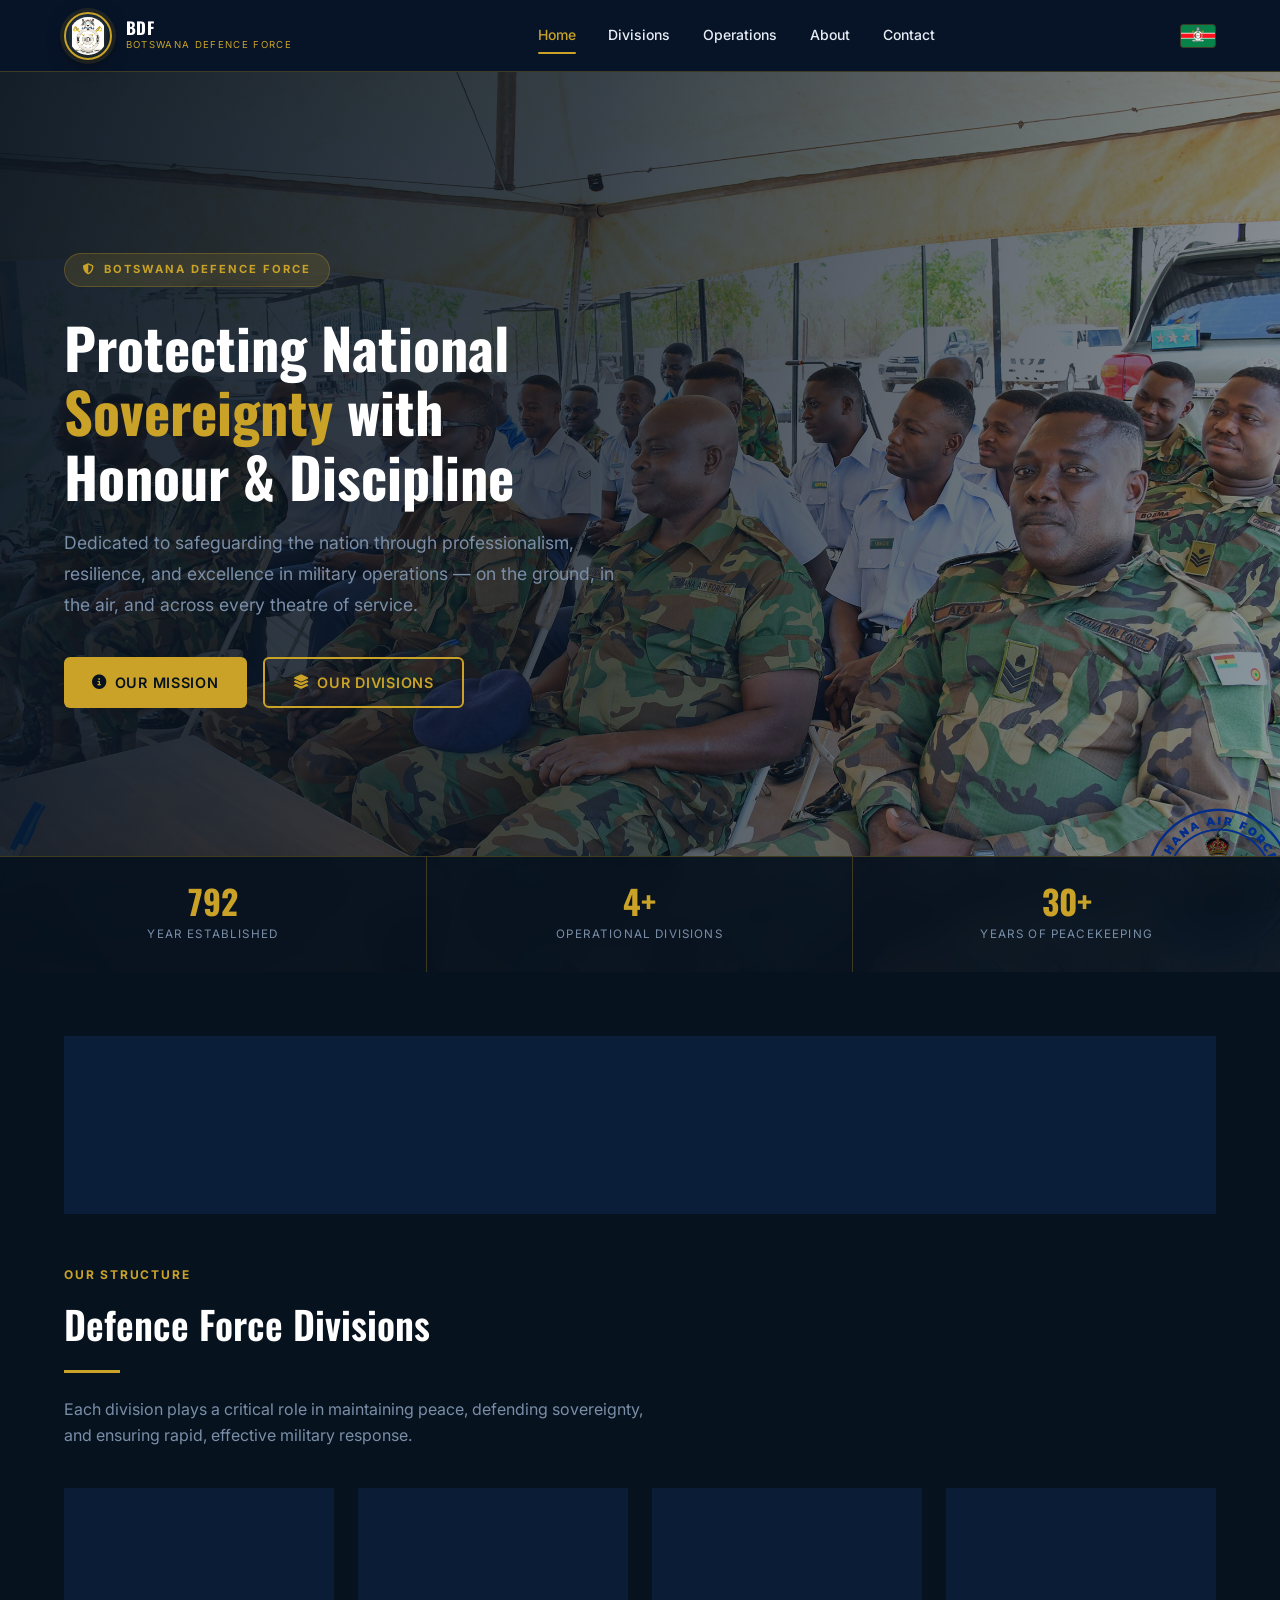
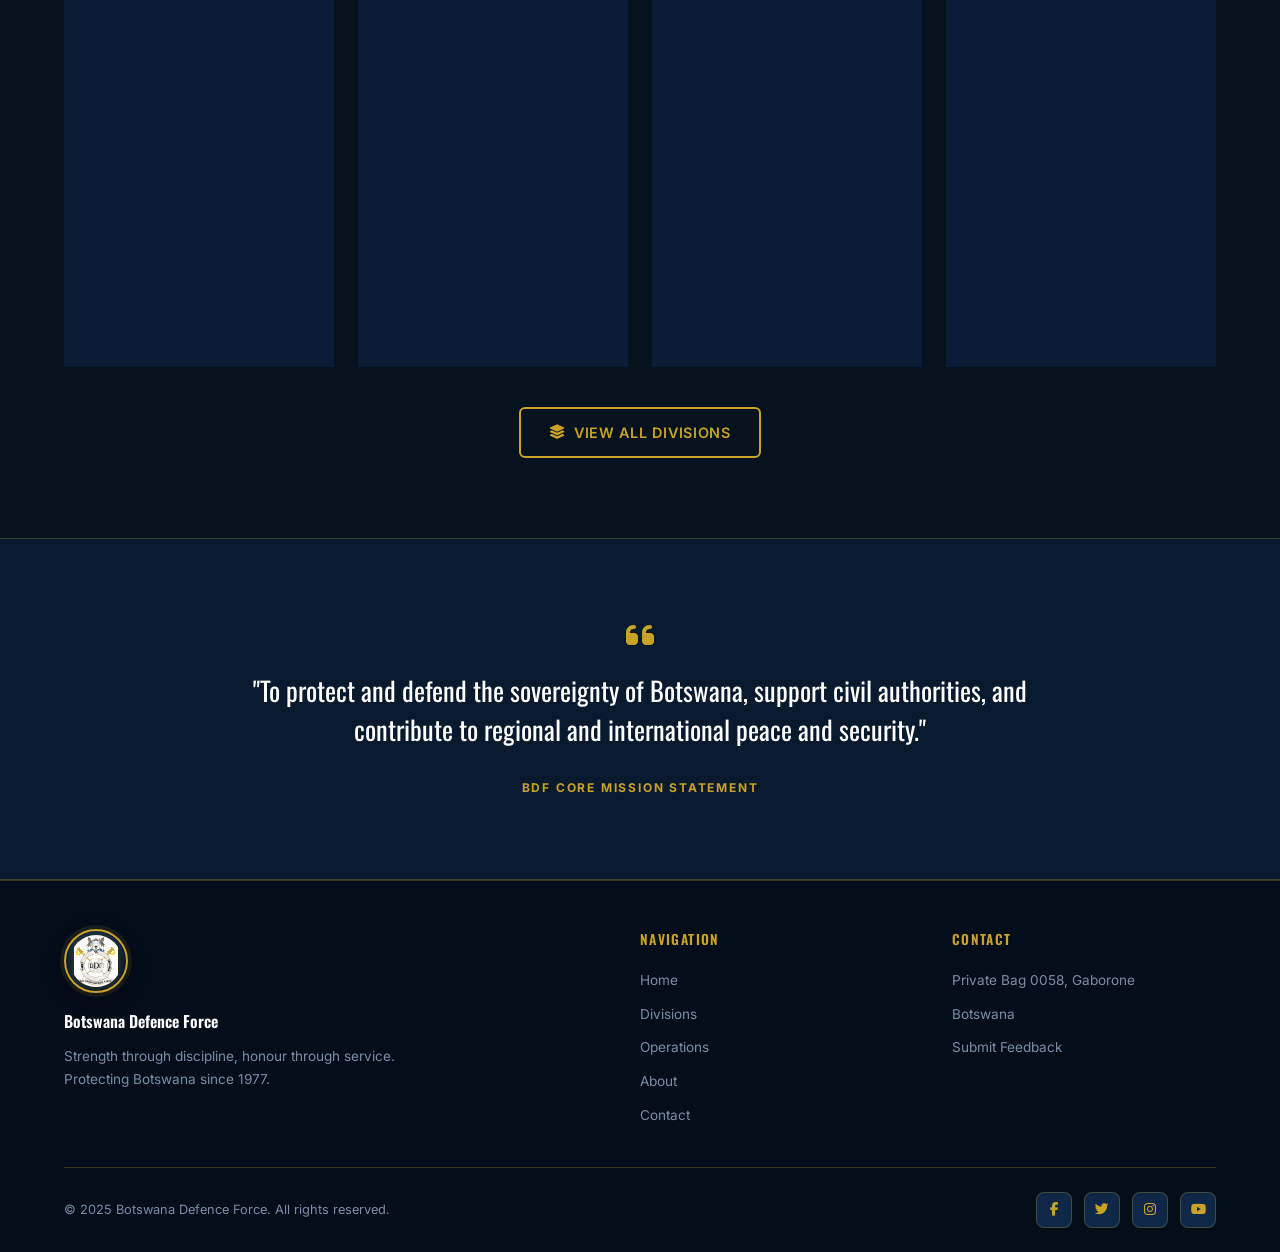
<file: index.html>
<!DOCTYPE html>
<html lang="en">
<head>
  <meta charset="UTF-8"/>
  <meta name="viewport" content="width=device-width, initial-scale=1.0"/>
  <meta name="description" content="Botswana Defence Force — Protecting national sovereignty with honour, discipline and unwavering commitment."/>
  <title>BDF | Home — Botswana Defence Force</title>
  <link rel="icon" href="LOGO.webp" type="image/webp"/>
  <link rel="preconnect" href="https://fonts.googleapis.com"/>
  <link rel="preconnect" href="https://fonts.gstatic.com" crossorigin/>
  <link href="https://fonts.googleapis.com/css2?family=Inter:wght@300;400;500;600;700;800&family=Oswald:wght@400;500;600;700&display=swap" rel="stylesheet"/>
  <link rel="stylesheet" href="https://cdnjs.cloudflare.com/ajax/libs/font-awesome/6.5.0/css/all.min.css"/>
  <link rel="stylesheet" href="style.css"/>
</head>
<body>

<!-- ══ HEADER ══════════════════════════════ -->
<header class="header" id="header">
  <div class="container header-inner">

    <a href="index.html" class="brand">
      <div class="brand-logo-wrap">
        <img src="LOGO.webp" alt="BDF Logo"/>
      </div>
      <div class="brand-text">
        <span class="brand-name">BDF</span>
        <span class="brand-sub">Botswana Defence Force</span>
      </div>
    </a>

    <nav class="nav-links" aria-label="Main navigation">
      <a href="index.html"      class="nav-link active">Home</a>
      <a href="Divisions.html"  class="nav-link">Divisions</a>
      <a href="Operations.html" class="nav-link">Operations</a>
      <a href="About.html"      class="nav-link">About</a>
      <a href="Contact.html"    class="nav-link">Contact</a>
    </nav>

    <div style="display:flex;align-items:center;gap:0.75rem;">
      <img src="FLAG.jpg" alt="Botswana Flag" class="header-flag"/>
      <button class="hamburger" id="hamburger" aria-label="Toggle navigation" aria-expanded="false">
        <span></span><span></span><span></span>
      </button>
    </div>

  </div>
</header>

<!-- Mobile Menu -->
<nav class="mobile-menu" id="mobile-menu" aria-label="Mobile navigation">
  <a href="index.html"      class="nav-link active"><i class="fas fa-home" style="width:20px"></i> Home</a>
  <a href="Divisions.html"  class="nav-link"><i class="fas fa-layer-group" style="width:20px"></i> Divisions</a>
  <a href="Operations.html" class="nav-link"><i class="fas fa-crosshairs" style="width:20px"></i> Operations</a>
  <a href="About.html"      class="nav-link"><i class="fas fa-info-circle" style="width:20px"></i> About</a>
  <a href="Contact.html"    class="nav-link"><i class="fas fa-envelope" style="width:20px"></i> Contact</a>
</nav>

<main class="page-wrapper">

  <!-- ══ HERO ═════════════════════════ -->
  <section class="hero-section">
    <!-- Background & overlay (absolute, behind everything) -->
    <div class="hero-bg" style="background-image:url('1737447399.jpg');"></div>
    <div class="hero-overlay"></div>

    <!-- Main hero content — flex:1, fills the available height -->
    <div class="hero-main">
      <div class="container">
        <div class="hero-content">
          <div class="hero-badge">
            <i class="fas fa-shield-halved"></i> Botswana Defence Force
          </div>
          <h1 class="hero-title">
            Protecting National<br/>
            <span>Sovereignty</span> with<br/>
            Honour &amp; Discipline
          </h1>
          <p class="hero-desc">
            Dedicated to safeguarding the nation through professionalism, resilience, and excellence
            in military operations — on the ground, in the air, and across every theatre of service.
          </p>
          <div class="hero-actions">
            <a href="About.html"     class="btn btn-primary"><i class="fas fa-info-circle"></i> Our Mission</a>
            <a href="Divisions.html" class="btn btn-outline"><i class="fas fa-layer-group"></i> Our Divisions</a>
          </div>
        </div>
      </div>
    </div>

    <!-- Stats bar — sits naturally at the bottom, no absolute overlap -->
    <div class="hero-stats">
      <div class="stat-item">
        <div class="stat-num" data-target="1977" data-suffix="">1977</div>
        <div class="stat-lbl">Year Established</div>
      </div>
      <div class="stat-item">
        <div class="stat-num" data-target="4" data-suffix="+">4+</div>
        <div class="stat-lbl">Operational Divisions</div>
      </div>
      <div class="stat-item">
        <div class="stat-num" data-target="30" data-suffix="+">30+</div>
        <div class="stat-lbl">Years of Peacekeeping</div>
      </div>
    </div>
  </section>

  <!-- ══ FEATURE STRIP ═══════════════════════ -->
  <section class="section" style="padding:4rem 0 3rem;">
    <div class="container">
      <div class="feature-strip">
        <div class="feature-item">
          <i class="fas fa-shield-halved"></i>
          <h4>National Defence</h4>
          <p>Protecting sovereignty and territorial integrity</p>
        </div>
        <div class="feature-item">
          <i class="fas fa-dove"></i>
          <h4>Peacekeeping</h4>
          <p>Contributing to global stability missions</p>
        </div>
        <div class="feature-item">
          <i class="fas fa-hands-helping"></i>
          <h4>Humanitarian</h4>
          <p>Disaster relief and community support</p>
        </div>
        <div class="feature-item">
          <i class="fas fa-graduation-cap"></i>
          <h4>Training</h4>
          <p>Elite military education and readiness</p>
        </div>
      </div>
    </div>
  </section>

  <!-- ══ DIVISIONS ═══════════════════════════ -->
  <section class="section" style="padding-top:0;">
    <div class="container">
      <span class="section-label">Our Structure</span>
      <h2 class="section-title">Defence Force Divisions</h2>
      <div class="gold-line"></div>
      <p class="section-subtitle">Each division plays a critical role in maintaining peace, defending sovereignty, and ensuring rapid, effective military response.</p>

      <div class="cards-grid">

        <div class="card reveal">
          <img class="card-img" src="th.webp" alt="Ground Forces"/>
          <div class="card-body">
            <span class="card-tag">Ground Forces</span>
            <h3 class="card-title">Territorial Integrity &amp; Border Security</h3>
            <p class="card-desc">Responsible for land-based military operations, safeguarding national borders, and maintaining internal security through disciplined strategic deployment.</p>
          </div>
        </div>

        <div class="card reveal">
          <img class="card-img" src="download.webp" alt="Air Wing"/>
          <div class="card-body">
            <span class="card-tag">Air Wing</span>
            <h3 class="card-title">Aerial Surveillance, Transport &amp; Combat</h3>
            <p class="card-desc">Provides air mobility, reconnaissance, and rapid response operations to support national defence and emergency missions across Botswana.</p>
          </div>
        </div>

        <div class="card reveal">
          <img class="card-img" src="BDFS.webp" alt="Special Forces"/>
          <div class="card-body">
            <span class="card-tag">Special Forces</span>
            <h3 class="card-title">Elite Tactical &amp; High-Risk Operations</h3>
            <p class="card-desc">An elite unit trained for counter-terrorism, reconnaissance, and high-priority mission execution requiring exceptional skill and precision.</p>
          </div>
        </div>

        <div class="card reveal">
          <img class="card-img" src="bdf.webp" alt="Engineering Corps"/>
          <div class="card-body">
            <span class="card-tag">Engineering Corps</span>
            <h3 class="card-title">Infrastructure &amp; Technical Support</h3>
            <p class="card-desc">Handles construction, maintenance, and technical support, ensuring operational readiness through engineering excellence and innovation nationwide.</p>
          </div>
        </div>

      </div>

      <div style="text-align:center;margin-top:2.5rem;">
        <a href="Divisions.html" class="btn btn-outline"><i class="fas fa-layer-group"></i> View All Divisions</a>
      </div>
    </div>
  </section>

  <!-- ══ MISSION STATEMENT ════════════════════ -->
  <section class="section" style="background:rgba(13,34,64,0.5);border-top:1px solid var(--border);border-bottom:1px solid var(--border);">
    <div class="container" style="text-align:center;max-width:800px;margin:0 auto;">
      <i class="fas fa-quote-left" style="font-size:2rem;color:var(--gold);margin-bottom:1.25rem;display:block;"></i>
      <p style="font-family:'Oswald',sans-serif;font-size:clamp(1.2rem,3vw,1.65rem);color:var(--white);line-height:1.5;font-weight:400;margin-bottom:1.5rem;">
        "To protect and defend the sovereignty of Botswana, support civil authorities,
         and contribute to regional and international peace and security."
      </p>
      <span class="section-label" style="margin-bottom:0;">BDF Core Mission Statement</span>
    </div>
  </section>

</main>

<!-- ══ FOOTER ══════════════════════════════ -->
<footer class="site-footer">
  <div class="container">
    <div class="footer-grid">
      <div class="footer-brand">
        <div class="footer-logo-wrap">
          <img src="LOGO.webp" alt="BDF Logo"/>
        </div>
        <div class="name">Botswana Defence Force</div>
        <p>Strength through discipline, honour through service.<br/>Protecting Botswana since 1977.</p>
      </div>
      <div class="footer-col">
        <h4>Navigation</h4>
        <ul>
          <li><a href="index.html">Home</a></li>
          <li><a href="Divisions.html">Divisions</a></li>
          <li><a href="Operations.html">Operations</a></li>
          <li><a href="About.html">About</a></li>
          <li><a href="Contact.html">Contact</a></li>
        </ul>
      </div>
      <div class="footer-col">
        <h4>Contact</h4>
        <ul>
          <li><a href="#">Private Bag 0058, Gaborone</a></li>
          <li><a href="#">Botswana</a></li>
          <li><a href="Contact.html">Submit Feedback</a></li>
        </ul>
      </div>
    </div>
    <div class="footer-bottom">
      <p>© 2025 Botswana Defence Force. All rights reserved.</p>
      <div class="social-links">
        <a href="#" aria-label="Facebook"><i class="fab fa-facebook-f"></i></a>
        <a href="#" aria-label="Twitter"><i class="fab fa-twitter"></i></a>
        <a href="#" aria-label="Instagram"><i class="fab fa-instagram"></i></a>
        <a href="#" aria-label="YouTube"><i class="fab fa-youtube"></i></a>
      </div>
    </div>
  </div>
</footer>

<style>
  .reveal { opacity:0; transform:translateY(20px); transition:opacity 0.6s ease, transform 0.6s ease; }
  .revealed { opacity:1; transform:translateY(0); }
</style>
<script src="script.js"></script>
</body>
</html>
</file>
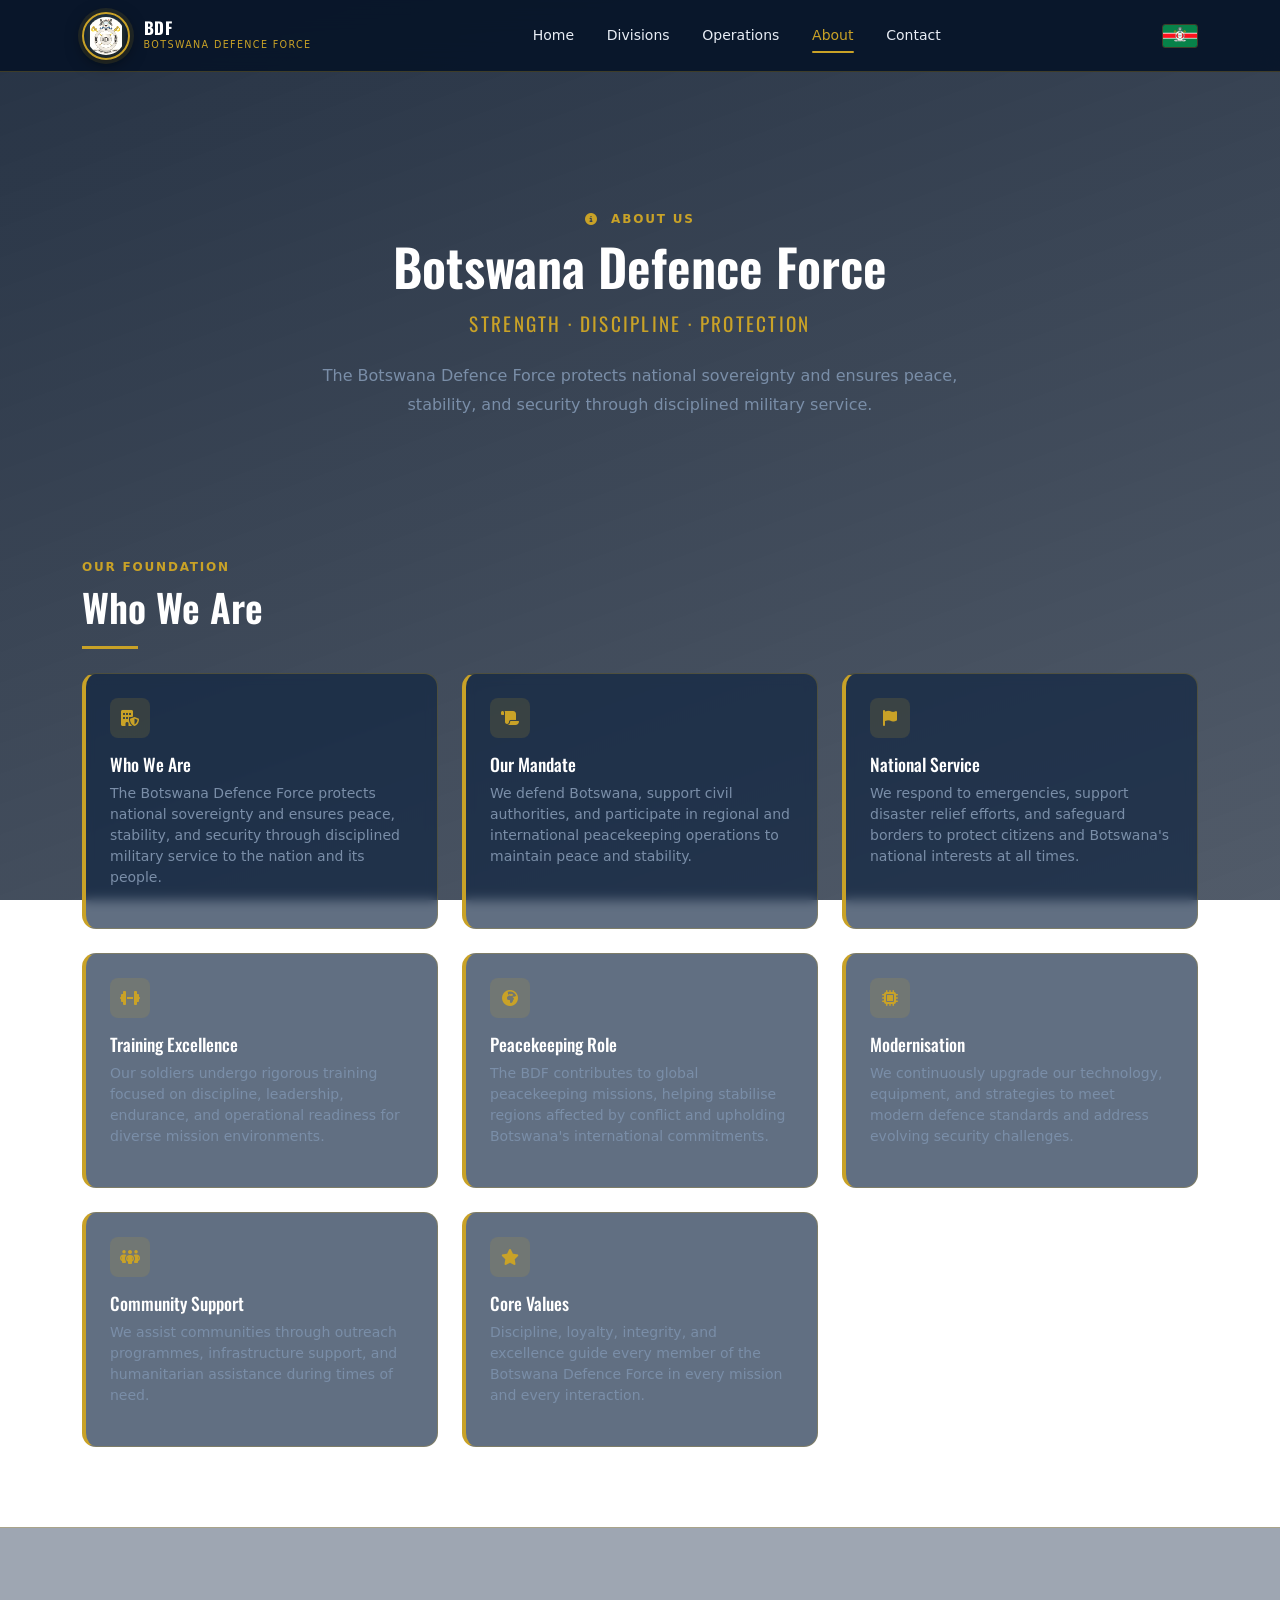
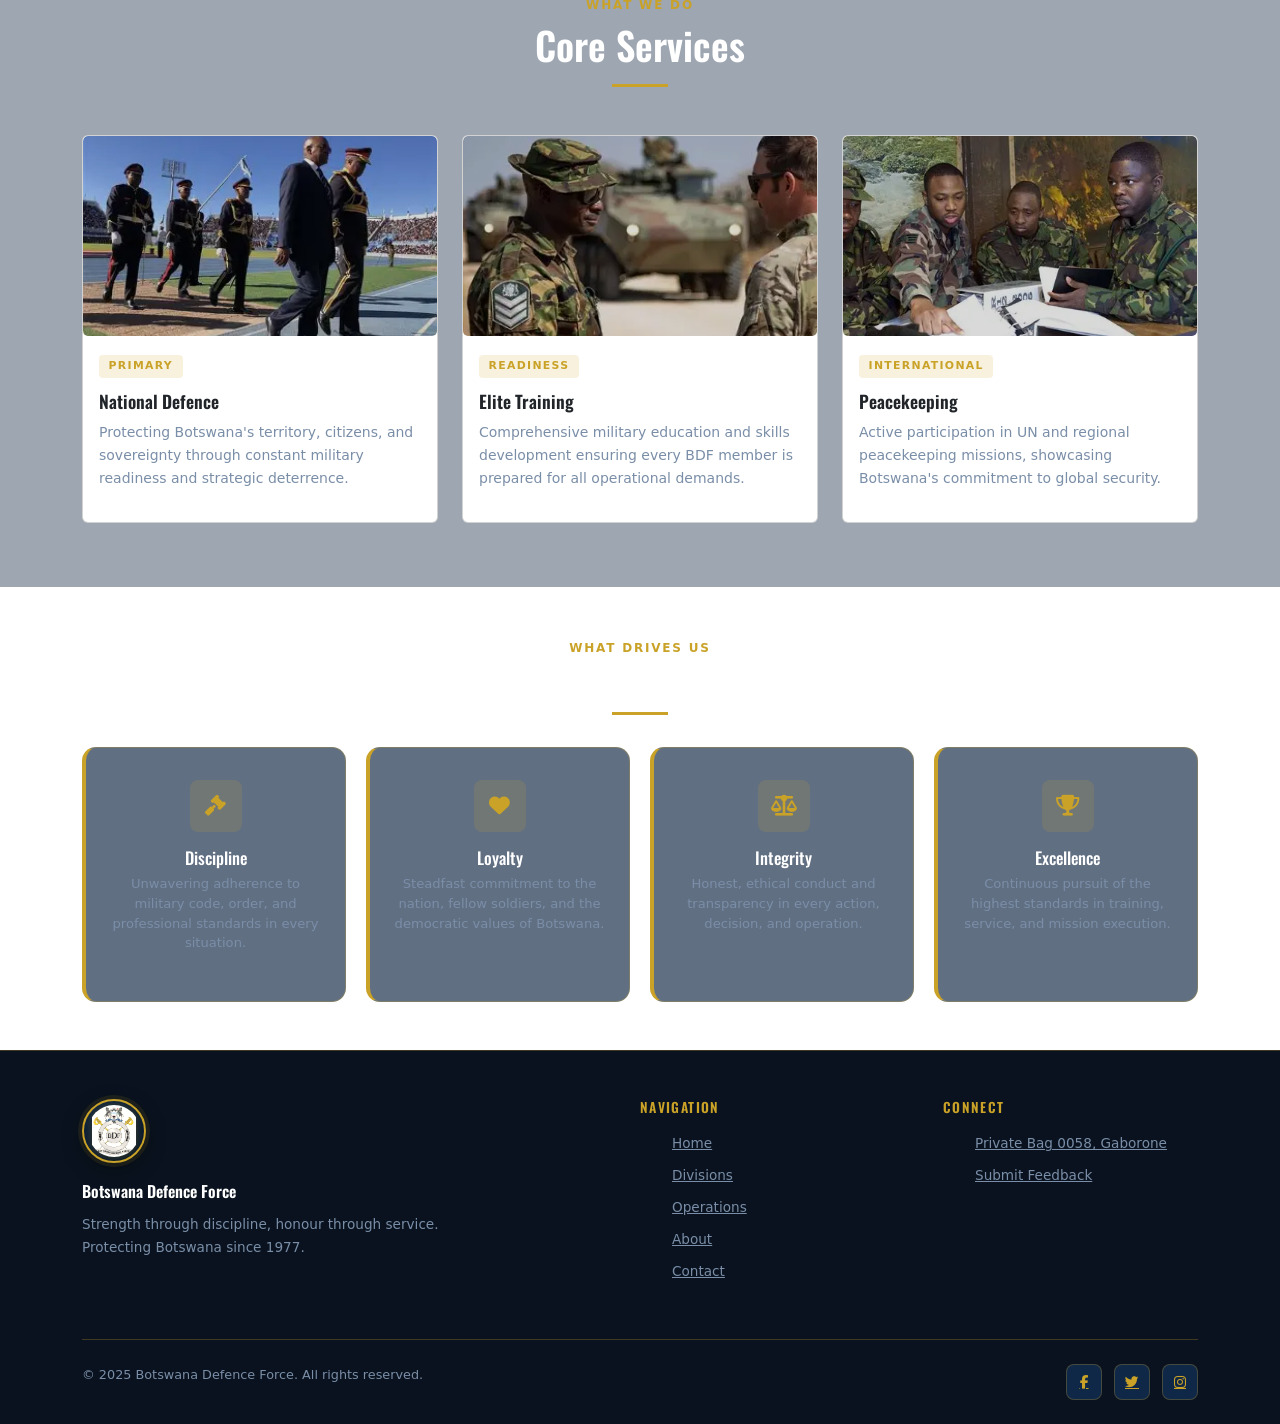
<file: About.html>
<!DOCTYPE html>
<html lang="en">
<head>
  <meta charset="UTF-8"/>
  <meta name="viewport" content="width=device-width, initial-scale=1.0"/>
  <meta name="description" content="About the Botswana Defence Force — our mandate, values, history, and national service commitment."/>
  <title>BDF | About — Botswana Defence Force</title>
  <link rel="icon" href="LOGO.webp" type="image/webp"/>
  <link rel="preconnect" href="https://fonts.googleapis.com"/>
  <link rel="preconnect" href="https://fonts.gstatic.com" crossorigin/>
  <link href="https://fonts.googleapis.com/css2?family=Inter:wght@300;400;500;600;700;800&family=Oswald:wght@400;500;600;700&display=swap" rel="stylesheet"/>
  <link rel="stylesheet" href="https://cdnjs.cloudflare.com/ajax/libs/font-awesome/6.5.0/css/all.min.css"/>
  <link rel="stylesheet" href="style.css"/>
  <link href="https://cdn.jsdelivr.net/npm/bootstrap@5.3.3/dist/css/bootstrap.min.css" rel="stylesheet">
</head>
<body>

<!-- Slideshow Background -->
<div class="bg-slideshow">
  <img src="2.jpg" alt=""/>
  <img src="3.jpg" alt=""/>
  <img src="4.jpg" alt=""/>
</div>
<div class="overlay-full"></div>

<!-- ══ HEADER ══════════════════════════════ -->
<header class="header" id="header">
  <div class="container header-inner">
    <a href="index.html" class="brand">
      <div class="brand-logo-wrap">
        <img src="LOGO.webp" alt="BDF Logo"/>
      </div>
      <div class="brand-text">
        <span class="brand-name">BDF</span>
        <span class="brand-sub">Botswana Defence Force</span>
      </div>
    </a>
    <nav class="nav-links">
      <a href="index.html"      class="nav-link">Home</a>
      <a href="Divisions.html"  class="nav-link">Divisions</a>
      <a href="Operations.html" class="nav-link">Operations</a>
      <a href="About.html"      class="nav-link active">About</a>
      <a href="Contact.html"    class="nav-link">Contact</a>
    </nav>
    <div style="display:flex;align-items:center;gap:0.75rem;">
      <img src="FLAG.jpg" alt="Botswana Flag" class="header-flag"/>
      <button class="hamburger" id="hamburger" aria-label="Toggle navigation">
        <span></span><span></span><span></span>
      </button>
    </div>
  </div>
</header>
<nav class="mobile-menu" id="mobile-menu">
  <a href="index.html"      class="nav-link"><i class="fas fa-home" style="width:20px"></i> Home</a>
  <a href="Divisions.html"  class="nav-link"><i class="fas fa-layer-group" style="width:20px"></i> Divisions</a>
  <a href="Operations.html" class="nav-link"><i class="fas fa-crosshairs" style="width:20px"></i> Operations</a>
  <a href="About.html"      class="nav-link active"><i class="fas fa-info-circle" style="width:20px"></i> About</a>
  <a href="Contact.html"    class="nav-link"><i class="fas fa-envelope" style="width:20px"></i> Contact</a>
</nav>

<main class="page-wrapper">

  <!-- Hero -->
  <section style="min-height:50vh;display:flex;align-items:center;padding:5rem 0 3rem;">
    <div class="container" style="text-align:center;">
      <span class="section-label"><i class="fas fa-info-circle"></i> &nbsp;About Us</span>
      <h1 class="section-title" style="font-size:clamp(2rem,5vw,3.2rem);margin-bottom:0.75rem;">Botswana Defence Force</h1>
      <p style="font-family:'Oswald',sans-serif;font-size:1.2rem;color:var(--gold);letter-spacing:0.12em;margin-bottom:1.5rem;">STRENGTH · DISCIPLINE · PROTECTION</p>
      <p style="color:var(--muted);max-width:640px;margin:0 auto;line-height:1.8;">The Botswana Defence Force protects national sovereignty and ensures peace, stability, and security through disciplined military service.</p>
    </div>
  </section>

  <!-- Core Info Cards -->
  <section class="section" style="padding-top:2rem;">
    <div class="container">
      <span class="section-label">Our Foundation</span>
      <h2 class="section-title">Who We Are</h2>
      <div class="gold-line"></div>

      <div class="cards-grid">

        <div class="info-card">
          <div class="icon"><i class="fas fa-building-shield"></i></div>
          <h3>Who We Are</h3>
          <p>The Botswana Defence Force protects national sovereignty and ensures peace, stability, and security through disciplined military service to the nation and its people.</p>
        </div>

        <div class="info-card">
          <div class="icon"><i class="fas fa-scroll"></i></div>
          <h3>Our Mandate</h3>
          <p>We defend Botswana, support civil authorities, and participate in regional and international peacekeeping operations to maintain peace and stability.</p>
        </div>

        <div class="info-card">
          <div class="icon"><i class="fas fa-flag"></i></div>
          <h3>National Service</h3>
          <p>We respond to emergencies, support disaster relief efforts, and safeguard borders to protect citizens and Botswana's national interests at all times.</p>
        </div>

        <div class="info-card">
          <div class="icon"><i class="fas fa-dumbbell"></i></div>
          <h3>Training Excellence</h3>
          <p>Our soldiers undergo rigorous training focused on discipline, leadership, endurance, and operational readiness for diverse mission environments.</p>
        </div>

        <div class="info-card">
          <div class="icon"><i class="fas fa-globe-africa"></i></div>
          <h3>Peacekeeping Role</h3>
          <p>The BDF contributes to global peacekeeping missions, helping stabilise regions affected by conflict and upholding Botswana's international commitments.</p>
        </div>

        <div class="info-card">
          <div class="icon"><i class="fas fa-microchip"></i></div>
          <h3>Modernisation</h3>
          <p>We continuously upgrade our technology, equipment, and strategies to meet modern defence standards and address evolving security challenges.</p>
        </div>

        <div class="info-card">
          <div class="icon"><i class="fas fa-people-group"></i></div>
          <h3>Community Support</h3>
          <p>We assist communities through outreach programmes, infrastructure support, and humanitarian assistance during times of need.</p>
        </div>

        <div class="info-card">
          <div class="icon"><i class="fas fa-star"></i></div>
          <h3>Core Values</h3>
          <p>Discipline, loyalty, integrity, and excellence guide every member of the Botswana Defence Force in every mission and every interaction.</p>
        </div>

      </div>
    </div>
  </section>

  <!-- Core Services with Images -->
  <section class="section" style="background:rgba(13,34,64,0.4);border-top:1px solid var(--border);padding:4rem 0;">
    <div class="container">
      <div style="text-align:center;margin-bottom:3rem;">
        <span class="section-label">What We Do</span>
        <h2 class="section-title">Core Services</h2>
        <div class="gold-line" style="margin:0.75rem auto 0;"></div>
      </div>
      <div class="cards-grid">
        <div class="card">
          <img class="card-img" src="soldier.webp" alt="National Defence"/>
          <div class="card-body">
            <span class="card-tag">Primary</span>
            <h3 class="card-title">National Defence</h3>
            <p class="card-desc">Protecting Botswana's territory, citizens, and sovereignty through constant military readiness and strategic deterrence.</p>
          </div>
        </div>
        <div class="card">
          <img class="card-img" src="download.webp" alt="Training"/>
          <div class="card-body">
            <span class="card-tag">Readiness</span>
            <h3 class="card-title">Elite Training</h3>
            <p class="card-desc">Comprehensive military education and skills development ensuring every BDF member is prepared for all operational demands.</p>
          </div>
        </div>
        <div class="card">
          <img class="card-img" src="BDFS.webp" alt="Peacekeeping"/>
          <div class="card-body">
            <span class="card-tag">International</span>
            <h3 class="card-title">Peacekeeping</h3>
            <p class="card-desc">Active participation in UN and regional peacekeeping missions, showcasing Botswana's commitment to global security.</p>
          </div>
        </div>
      </div>
    </div>
  </section>

  <!-- Values Banner -->
  <section class="section" style="padding:3rem 0;">
    <div class="container">
      <div style="text-align:center;margin-bottom:2rem;">
        <span class="section-label">What Drives Us</span>
        <h2 class="section-title" style="font-size:1.6rem;">Core Values</h2>
        <div class="gold-line" style="margin:0.75rem auto 0;"></div>
      </div>
      <div style="display:grid;grid-template-columns:repeat(auto-fit,minmax(200px,1fr));gap:1.25rem;">

        <div class="info-card" style="text-align:center;padding:2rem 1.25rem;">
          <div class="icon" style="margin:0 auto 1rem;width:52px;height:52px;font-size:1.3rem;">
            <i class="fas fa-gavel"></i>
          </div>
          <h3 style="font-size:1.05rem;margin-bottom:0.4rem;">Discipline</h3>
          <p style="font-size:0.82rem;">Unwavering adherence to military code, order, and professional standards in every situation.</p>
        </div>

        <div class="info-card" style="text-align:center;padding:2rem 1.25rem;">
          <div class="icon" style="margin:0 auto 1rem;width:52px;height:52px;font-size:1.3rem;">
            <i class="fas fa-heart"></i>
          </div>
          <h3 style="font-size:1.05rem;margin-bottom:0.4rem;">Loyalty</h3>
          <p style="font-size:0.82rem;">Steadfast commitment to the nation, fellow soldiers, and the democratic values of Botswana.</p>
        </div>

        <div class="info-card" style="text-align:center;padding:2rem 1.25rem;">
          <div class="icon" style="margin:0 auto 1rem;width:52px;height:52px;font-size:1.3rem;">
            <i class="fas fa-balance-scale"></i>
          </div>
          <h3 style="font-size:1.05rem;margin-bottom:0.4rem;">Integrity</h3>
          <p style="font-size:0.82rem;">Honest, ethical conduct and transparency in every action, decision, and operation.</p>
        </div>

        <div class="info-card" style="text-align:center;padding:2rem 1.25rem;">
          <div class="icon" style="margin:0 auto 1rem;width:52px;height:52px;font-size:1.3rem;">
            <i class="fas fa-trophy"></i>
          </div>
          <h3 style="font-size:1.05rem;margin-bottom:0.4rem;">Excellence</h3>
          <p style="font-size:0.82rem;">Continuous pursuit of the highest standards in training, service, and mission execution.</p>
        </div>

      </div>
    </div>
  </section>

</main>

<footer class="site-footer">
  <div class="container">
    <div class="footer-grid">
      <div class="footer-brand">
        <div class="footer-logo-wrap">
          <img src="LOGO.webp" alt="BDF Logo"/>
        </div>
        <div class="name">Botswana Defence Force</div>
        <p>Strength through discipline, honour through service.<br/>Protecting Botswana since 1977.</p>
      </div>
      <div class="footer-col">
        <h4>Navigation</h4>
        <ul>
          <li><a href="index.html">Home</a></li>
          <li><a href="Divisions.html">Divisions</a></li>
          <li><a href="Operations.html">Operations</a></li>
          <li><a href="About.html">About</a></li>
          <li><a href="Contact.html">Contact</a></li>
        </ul>
      </div>
      <div class="footer-col">
        <h4>Connect</h4>
        <ul>
          <li><a href="#">Private Bag 0058, Gaborone</a></li>
          <li><a href="Contact.html">Submit Feedback</a></li>
        </ul>
      </div>
    </div>
    <div class="footer-bottom">
      <p>© 2025 Botswana Defence Force. All rights reserved.</p>
      <div class="social-links">
        <a href="#" aria-label="Facebook"><i class="fab fa-facebook-f"></i></a>
        <a href="#" aria-label="Twitter"><i class="fab fa-twitter"></i></a>
        <a href="#" aria-label="Instagram"><i class="fab fa-instagram"></i></a>
      </div>
    </div>
  </div>
</footer>

<script src="script.js"></script>
</body>
</html>
</file>
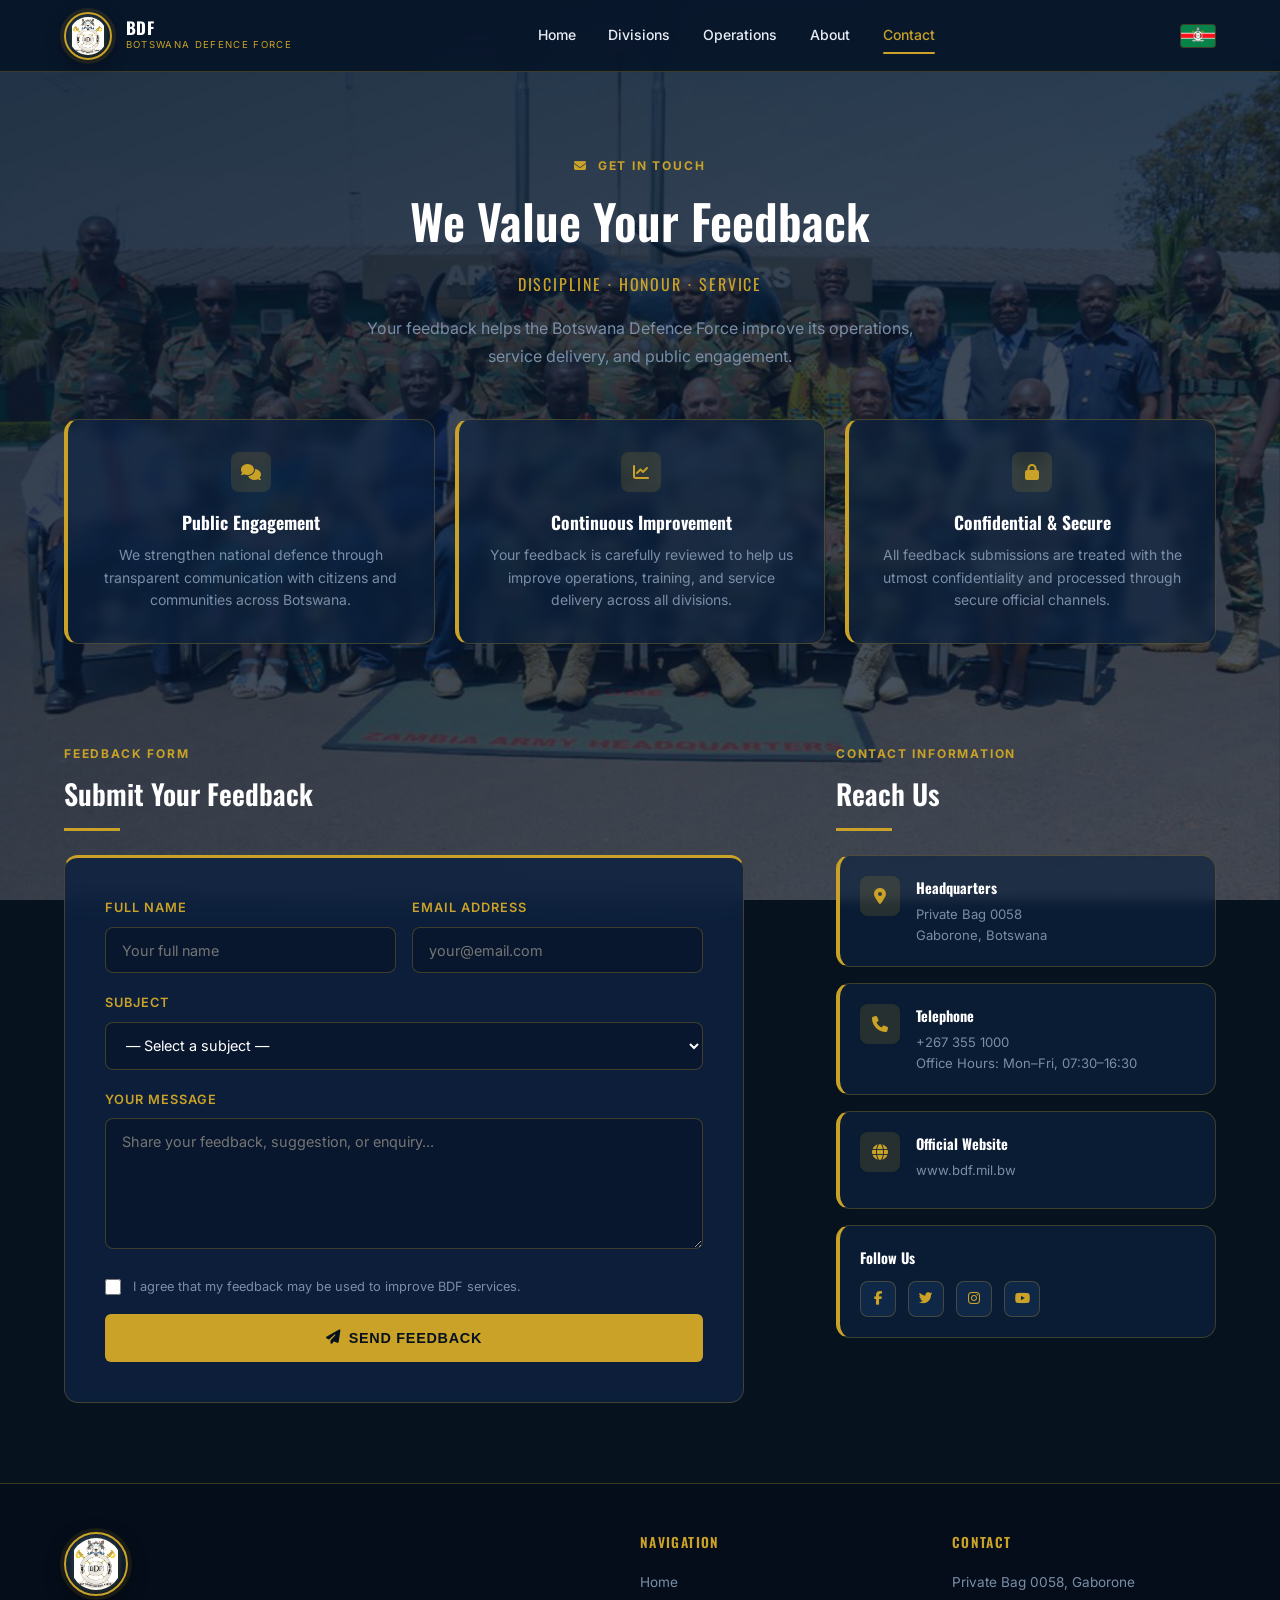
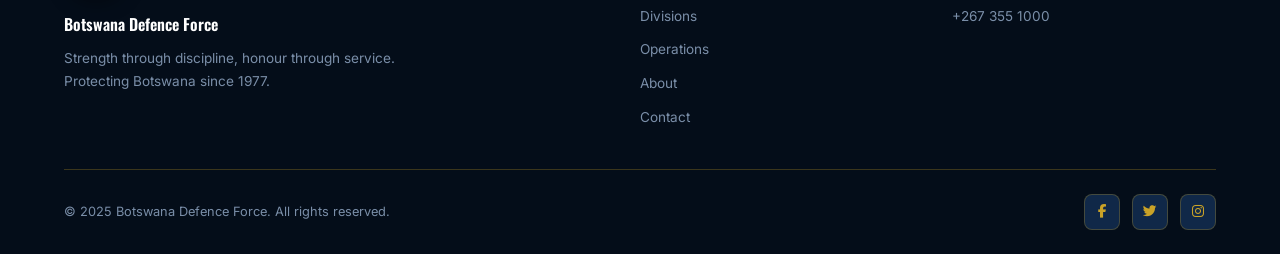
<file: Contact.html>
<!DOCTYPE html>
<html lang="en">
<head>
  <meta charset="UTF-8"/>
  <meta name="viewport" content="width=device-width, initial-scale=1.0"/>
  <meta name="description" content="Contact the Botswana Defence Force — submit feedback, enquiries, and reach out to our public engagement team."/>
  <title>BDF | Contact — Botswana Defence Force</title>
  <link rel="icon" href="LOGO.webp" type="image/webp"/>
  <link rel="preconnect" href="https://fonts.googleapis.com"/>
  <link rel="preconnect" href="https://fonts.gstatic.com" crossorigin/>
  <link href="https://fonts.googleapis.com/css2?family=Inter:wght@300;400;500;600;700;800&family=Oswald:wght@400;500;600;700&display=swap" rel="stylesheet"/>
  <link rel="stylesheet" href="https://cdnjs.cloudflare.com/ajax/libs/font-awesome/6.5.0/css/all.min.css"/>
  <link rel="stylesheet" href="style.css"/>
</head>
<body>

<!-- Background -->
<div style="position:fixed;inset:0;background:url('feed.jpg') center/cover no-repeat;z-index:-2;"></div>
<div class="overlay-full"></div>

<!-- ══ HEADER ══════════════════════════════ -->
<header class="header" id="header">
  <div class="container header-inner">
    <a href="index.html" class="brand">
      <div class="brand-logo-wrap">
        <img src="LOGO.webp" alt="BDF Logo"/>
      </div>
      <div class="brand-text">
        <span class="brand-name">BDF</span>
        <span class="brand-sub">Botswana Defence Force</span>
      </div>
    </a>
    <nav class="nav-links">
      <a href="index.html"      class="nav-link">Home</a>
      <a href="Divisions.html"  class="nav-link">Divisions</a>
      <a href="Operations.html" class="nav-link">Operations</a>
      <a href="About.html"      class="nav-link">About</a>
      <a href="Contact.html"    class="nav-link active">Contact</a>
    </nav>
    <div style="display:flex;align-items:center;gap:0.75rem;">
      <img src="FLAG.jpg" alt="Botswana Flag" class="header-flag"/>
      <button class="hamburger" id="hamburger" aria-label="Toggle navigation">
        <span></span><span></span><span></span>
      </button>
    </div>
  </div>
</header>
<nav class="mobile-menu" id="mobile-menu">
  <a href="index.html"      class="nav-link"><i class="fas fa-home" style="width:20px"></i> Home</a>
  <a href="Divisions.html"  class="nav-link"><i class="fas fa-layer-group" style="width:20px"></i> Divisions</a>
  <a href="Operations.html" class="nav-link"><i class="fas fa-crosshairs" style="width:20px"></i> Operations</a>
  <a href="About.html"      class="nav-link"><i class="fas fa-info-circle" style="width:20px"></i> About</a>
  <a href="Contact.html"    class="nav-link active"><i class="fas fa-envelope" style="width:20px"></i> Contact</a>
</nav>

<main class="page-wrapper">

  <!-- Hero -->
  <section style="padding:5rem 0 3rem;text-align:center;">
    <div class="container">
      <span class="section-label"><i class="fas fa-envelope"></i> &nbsp;Get In Touch</span>
      <h1 class="section-title" style="font-size:clamp(2rem,5vw,3rem);margin-bottom:0.75rem;">We Value Your Feedback</h1>
      <p style="font-family:'Oswald',sans-serif;color:var(--gold);letter-spacing:0.12em;font-size:1rem;margin-bottom:1rem;">DISCIPLINE · HONOUR · SERVICE</p>
      <p style="color:var(--muted);max-width:560px;margin:0 auto;line-height:1.8;">Your feedback helps the Botswana Defence Force improve its operations, service delivery, and public engagement.</p>
    </div>
  </section>

  <!-- Info Blocks -->
  <section style="padding:0 0 3rem;">
    <div class="container">
      <div style="display:grid;grid-template-columns:repeat(auto-fit,minmax(260px,1fr));gap:1.25rem;margin-bottom:3rem;">

        <div class="info-card" style="text-align:center;padding:2rem 1.5rem;">
          <div class="icon" style="margin:0 auto 1rem;"><i class="fas fa-comments"></i></div>
          <h3>Public Engagement</h3>
          <p>We strengthen national defence through transparent communication with citizens and communities across Botswana.</p>
        </div>

        <div class="info-card" style="text-align:center;padding:2rem 1.5rem;">
          <div class="icon" style="margin:0 auto 1rem;"><i class="fas fa-chart-line"></i></div>
          <h3>Continuous Improvement</h3>
          <p>Your feedback is carefully reviewed to help us improve operations, training, and service delivery across all divisions.</p>
        </div>

        <div class="info-card" style="text-align:center;padding:2rem 1.5rem;">
          <div class="icon" style="margin:0 auto 1rem;"><i class="fas fa-lock"></i></div>
          <h3>Confidential &amp; Secure</h3>
          <p>All feedback submissions are treated with the utmost confidentiality and processed through secure official channels.</p>
        </div>

      </div>
    </div>
  </section>

  <!-- Contact Form + Contact Info -->
  <section style="padding:0 0 5rem;">
    <div class="container">
      <div style="display:grid;grid-template-columns:1fr 380px;gap:3rem;align-items:start;" class="contact-grid">

        <!-- Form -->
        <div>
          <span class="section-label">Feedback Form</span>
          <h2 class="section-title" style="font-size:1.75rem;margin-bottom:0.5rem;">Submit Your Feedback</h2>
          <div class="gold-line"></div>

          <form class="form-card" id="contact-form" style="margin:0;" novalidate>

            <div class="form-row">
              <div class="form-group">
                <label class="form-label" for="full-name">Full Name</label>
                <input class="form-control" type="text" id="full-name" name="full_name" placeholder="Your full name" required/>
              </div>
              <div class="form-group">
                <label class="form-label" for="email">Email Address</label>
                <input class="form-control" type="email" id="email" name="email" placeholder="your@email.com" required/>
              </div>
            </div>

            <div class="form-group">
              <label class="form-label" for="subject">Subject</label>
              <select class="form-control" id="subject" name="subject">
                <option value="">— Select a subject —</option>
                <option>General Feedback</option>
                <option>Training Enquiry</option>
                <option>Operations</option>
                <option>Recruitment</option>
                <option>Peacekeeping</option>
                <option>Media &amp; Press</option>
              </select>
            </div>

            <div class="form-group">
              <label class="form-label" for="message">Your Message</label>
              <textarea class="form-control" id="message" name="message" rows="6" placeholder="Share your feedback, suggestion, or enquiry..." required style="resize:vertical;"></textarea>
            </div>

            <div style="display:flex;align-items:center;gap:0.75rem;margin-bottom:0.5rem;">
              <input type="checkbox" id="consent" style="accent-color:var(--gold);width:16px;height:16px;cursor:pointer;"/>
              <label for="consent" style="font-size:0.8rem;color:var(--muted);cursor:pointer;">I agree that my feedback may be used to improve BDF services.</label>
            </div>

            <button type="submit" class="btn btn-primary" style="width:100%;justify-content:center;margin-top:0.5rem;padding:1rem;">
              <i class="fas fa-paper-plane"></i> Send Feedback
            </button>

          </form>
        </div>

        <!-- Contact Info Sidebar -->
        <div>
          <span class="section-label">Contact Information</span>
          <h2 class="section-title" style="font-size:1.75rem;margin-bottom:0.5rem;">Reach Us</h2>
          <div class="gold-line"></div>

          <div style="display:flex;flex-direction:column;gap:1rem;">

            <div class="info-card" style="padding:1.25rem;">
              <div style="display:flex;align-items:flex-start;gap:1rem;">
                <div class="icon" style="flex-shrink:0;"><i class="fas fa-map-marker-alt"></i></div>
                <div>
                  <h3 style="font-size:0.9rem;margin-bottom:0.3rem;">Headquarters</h3>
                  <p style="font-size:0.82rem;">Private Bag 0058<br/>Gaborone, Botswana</p>
                </div>
              </div>
            </div>

            <div class="info-card" style="padding:1.25rem;">
              <div style="display:flex;align-items:flex-start;gap:1rem;">
                <div class="icon" style="flex-shrink:0;"><i class="fas fa-phone"></i></div>
                <div>
                  <h3 style="font-size:0.9rem;margin-bottom:0.3rem;">Telephone</h3>
                  <p style="font-size:0.82rem;">+267 355 1000<br/>Office Hours: Mon–Fri, 07:30–16:30</p>
                </div>
              </div>
            </div>

            <div class="info-card" style="padding:1.25rem;">
              <div style="display:flex;align-items:flex-start;gap:1rem;">
                <div class="icon" style="flex-shrink:0;"><i class="fas fa-globe"></i></div>
                <div>
                  <h3 style="font-size:0.9rem;margin-bottom:0.3rem;">Official Website</h3>
                  <p style="font-size:0.82rem;">www.bdf.mil.bw</p>
                </div>
              </div>
            </div>

            <div class="info-card" style="padding:1.25rem;">
              <h3 style="font-size:0.9rem;margin-bottom:0.75rem;">Follow Us</h3>
              <div class="social-links">
                <a href="#" aria-label="Facebook"><i class="fab fa-facebook-f"></i></a>
                <a href="#" aria-label="Twitter"><i class="fab fa-twitter"></i></a>
                <a href="#" aria-label="Instagram"><i class="fab fa-instagram"></i></a>
                <a href="#" aria-label="YouTube"><i class="fab fa-youtube"></i></a>
              </div>
            </div>

          </div>
        </div>

      </div>
    </div>
  </section>

</main>

<!-- ══ SUCCESS MODAL ════════════════════════ -->
<div class="modal-backdrop" id="modal-backdrop" role="dialog" aria-modal="true" aria-labelledby="modal-title">
  <div class="modal-box">
    <div class="modal-icon"><i class="fas fa-check-circle"></i></div>
    <h2 id="modal-title">Feedback Received</h2>
    <p>Thank you. Your message has been submitted to the Botswana Defence Force and will be reviewed shortly.</p>
    <button class="btn btn-primary" id="modal-close" style="width:100%;justify-content:center;">Close</button>
  </div>
</div>

<footer class="site-footer">
  <div class="container">
    <div class="footer-grid">
      <div class="footer-brand">
        <div class="footer-logo-wrap">
          <img src="LOGO.webp" alt="BDF Logo"/>
        </div>
        <div class="name">Botswana Defence Force</div>
        <p>Strength through discipline, honour through service.<br/>Protecting Botswana since 1977.</p>
      </div>
      <div class="footer-col">
        <h4>Navigation</h4>
        <ul>
          <li><a href="index.html">Home</a></li>
          <li><a href="Divisions.html">Divisions</a></li>
          <li><a href="Operations.html">Operations</a></li>
          <li><a href="About.html">About</a></li>
          <li><a href="Contact.html">Contact</a></li>
        </ul>
      </div>
      <div class="footer-col">
        <h4>Contact</h4>
        <ul>
          <li><a href="#">Private Bag 0058, Gaborone</a></li>
          <li><a href="#">+267 355 1000</a></li>
        </ul>
      </div>
    </div>
    <div class="footer-bottom">
      <p>© 2025 Botswana Defence Force. All rights reserved.</p>
      <div class="social-links">
        <a href="#" aria-label="Facebook"><i class="fab fa-facebook-f"></i></a>
        <a href="#" aria-label="Twitter"><i class="fab fa-twitter"></i></a>
        <a href="#" aria-label="Instagram"><i class="fab fa-instagram"></i></a>
      </div>
    </div>
  </div>
</footer>

<style>
  @media(max-width:900px){
    .contact-grid { grid-template-columns: 1fr !important; }
  }
</style>
<script src="script.js"></script>
</body>
</html>
</file>
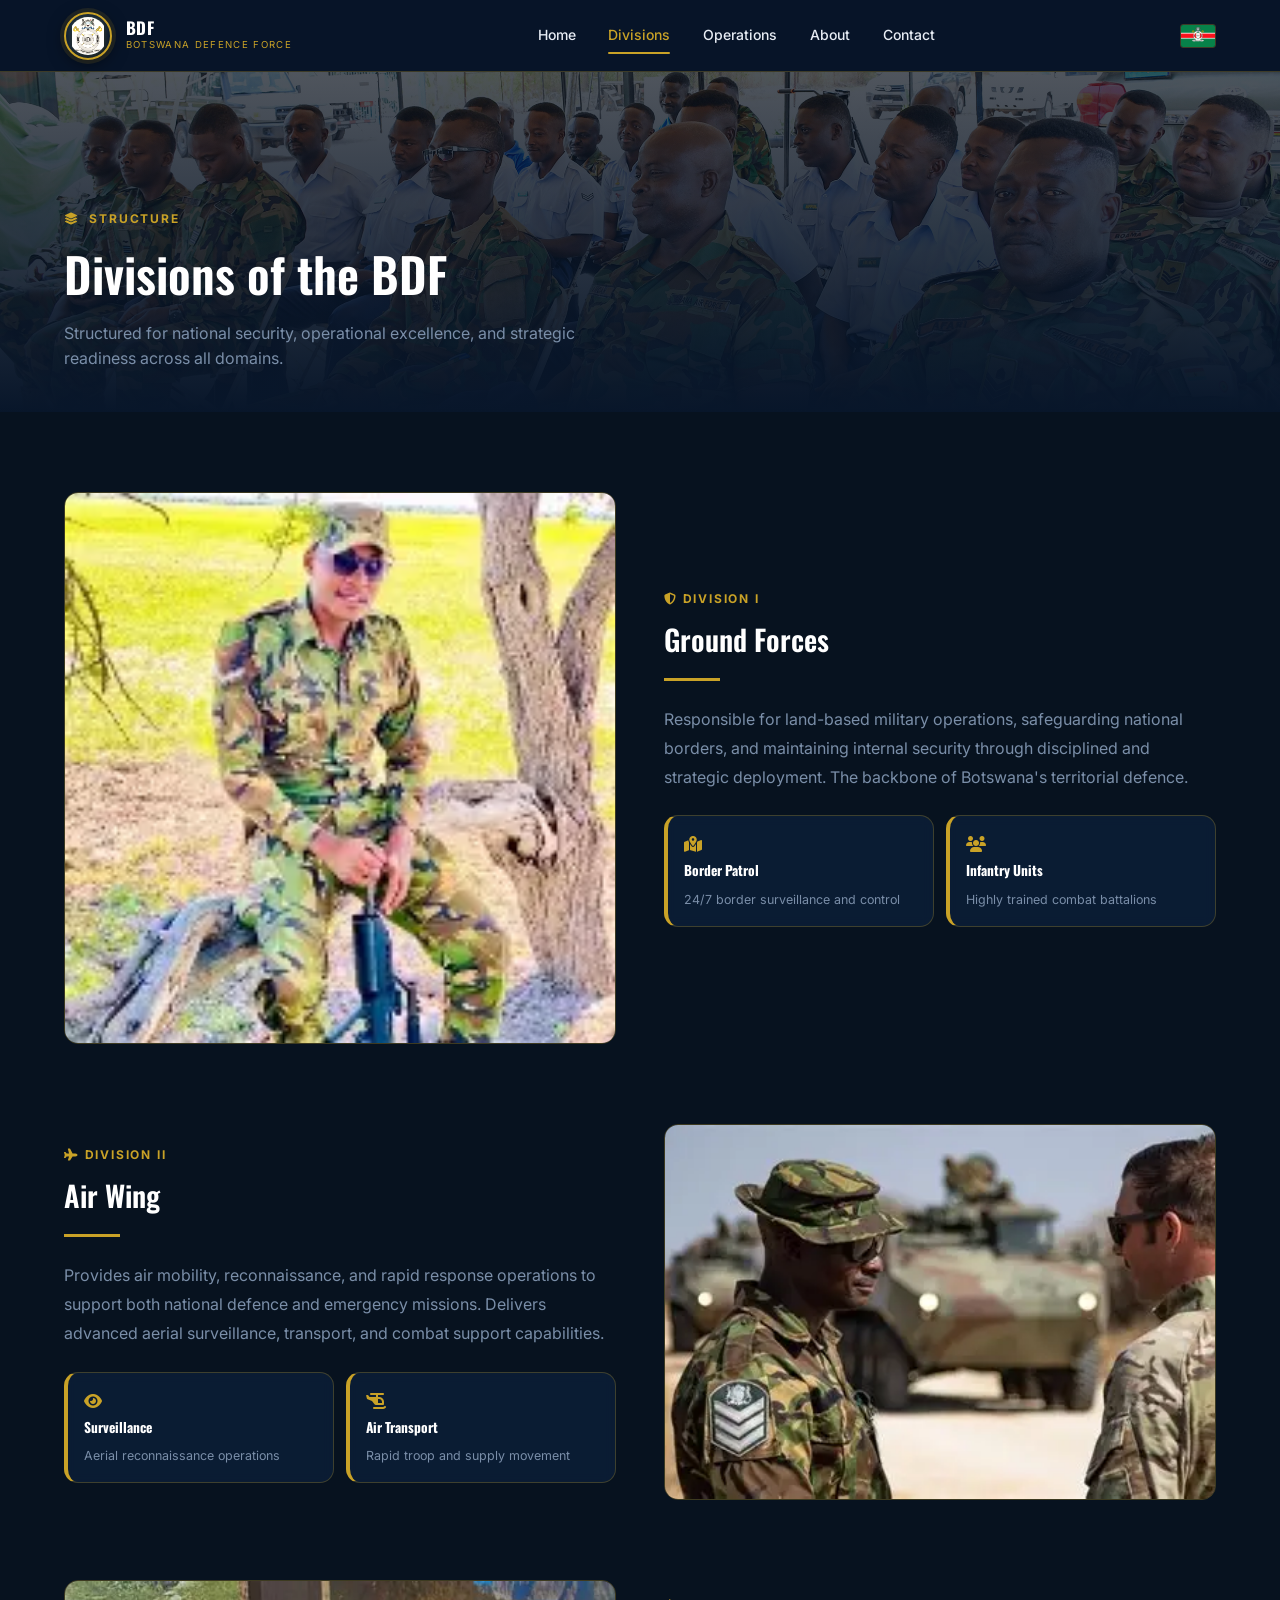
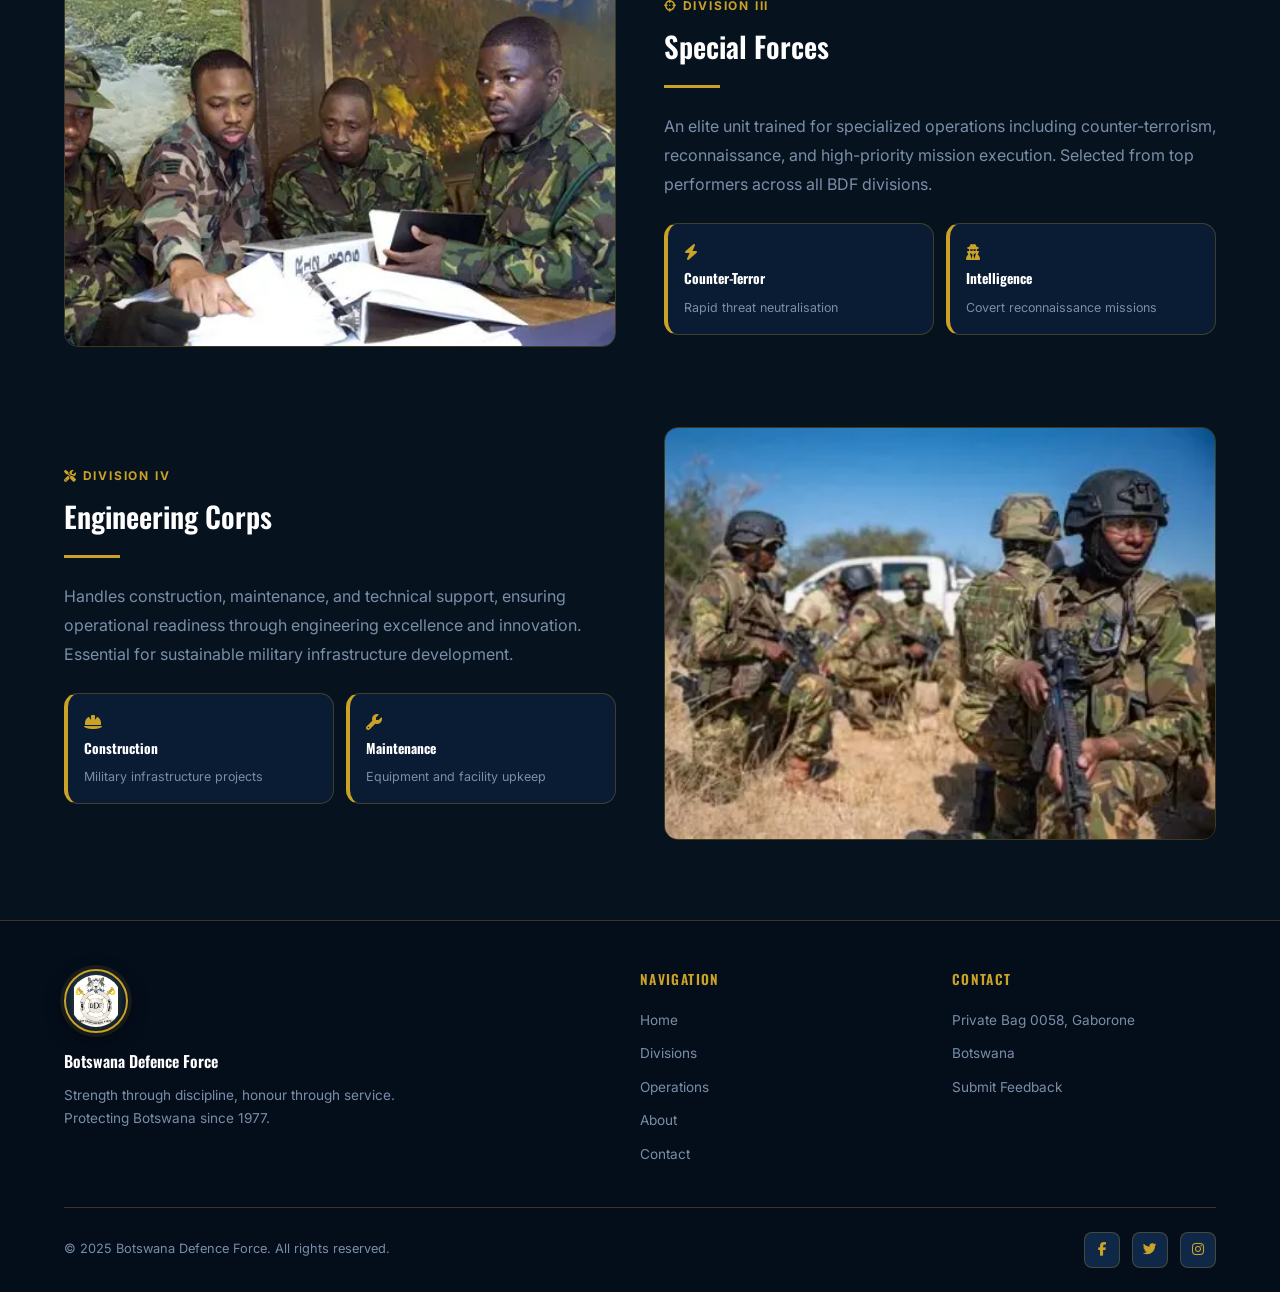
<file: Divisions.html>
<!DOCTYPE html>
<html lang="en">
<head>
  <meta charset="UTF-8"/>
  <meta name="viewport" content="width=device-width, initial-scale=1.0"/>
  <meta name="description" content="Botswana Defence Force Divisions — Ground Forces, Air Wing, Special Forces, and Engineering Corps."/>
  <title>BDF | Divisions — Botswana Defence Force</title>
  <link rel="icon" href="LOGO.webp" type="image/webp"/>
  <link rel="preconnect" href="https://fonts.googleapis.com"/>
  <link rel="preconnect" href="https://fonts.gstatic.com" crossorigin/>
  <link href="https://fonts.googleapis.com/css2?family=Inter:wght@300;400;500;600;700;800&family=Oswald:wght@400;500;600;700&display=swap" rel="stylesheet"/>
  <link rel="stylesheet" href="https://cdnjs.cloudflare.com/ajax/libs/font-awesome/6.5.0/css/all.min.css"/>
  <link rel="stylesheet" href="style.css"/>
</head>
<body>

<!-- ══ HEADER ══════════════════════════════ -->
<header class="header" id="header">
  <div class="container header-inner">
    <a href="index.html" class="brand">
      <div class="brand-logo-wrap">
        <img src="LOGO.webp" alt="BDF Logo"/>
      </div>
      <div class="brand-text">
        <span class="brand-name">BDF</span>
        <span class="brand-sub">Botswana Defence Force</span>
      </div>
    </a>
    <nav class="nav-links">
      <a href="index.html"      class="nav-link">Home</a>
      <a href="Divisions.html"  class="nav-link active">Divisions</a>
      <a href="Operations.html" class="nav-link">Operations</a>
      <a href="About.html"      class="nav-link">About</a>
      <a href="Contact.html"    class="nav-link">Contact</a>
    </nav>
    <div style="display:flex;align-items:center;gap:0.75rem;">
      <img src="FLAG.jpg" alt="Botswana Flag" class="header-flag"/>
      <button class="hamburger" id="hamburger" aria-label="Toggle navigation">
        <span></span><span></span><span></span>
      </button>
    </div>
  </div>
</header>
<nav class="mobile-menu" id="mobile-menu">
  <a href="index.html"      class="nav-link"><i class="fas fa-home" style="width:20px"></i> Home</a>
  <a href="Divisions.html"  class="nav-link active"><i class="fas fa-layer-group" style="width:20px"></i> Divisions</a>
  <a href="Operations.html" class="nav-link"><i class="fas fa-crosshairs" style="width:20px"></i> Operations</a>
  <a href="About.html"      class="nav-link"><i class="fas fa-info-circle" style="width:20px"></i> About</a>
  <a href="Contact.html"    class="nav-link"><i class="fas fa-envelope" style="width:20px"></i> Contact</a>
</nav>

<main class="page-wrapper">

  <!-- Page Hero -->
  <section class="page-hero">
    <div class="page-hero-bg" style="background-image:url('1737447399.jpg');"></div>
    <div class="page-hero-overlay"></div>
    <div class="container">
      <div class="page-hero-content">
        <span class="section-label"><i class="fas fa-layer-group"></i> &nbsp;Structure</span>
        <h1 class="section-title" style="font-size:clamp(1.8rem,5vw,3rem);margin-bottom:0.5rem;">Divisions of the BDF</h1>
        <p>Structured for national security, operational excellence, and strategic readiness across all domains.</p>
      </div>
    </div>
  </section>

  <!-- Divisions Detail -->
  <section class="section">
    <div class="container">

      <!-- Ground Forces -->
      <div style="display:grid;grid-template-columns:1fr 1fr;gap:3rem;align-items:center;margin-bottom:5rem;" class="div-row">
        <div>
          <img src="th.webp" alt="Ground Forces" style="width:100%;border-radius:14px;border:1px solid var(--border);"/>
        </div>
        <div>
          <span class="section-label"><i class="fas fa-shield-halved"></i> Division I</span>
          <h2 class="section-title" style="font-size:1.8rem;">Ground Forces</h2>
          <div class="gold-line"></div>
          <p style="color:var(--muted);margin-bottom:1.5rem;line-height:1.8;">Responsible for land-based military operations, safeguarding national borders, and maintaining internal security through disciplined and strategic deployment. The backbone of Botswana's territorial defence.</p>
          <div style="display:grid;grid-template-columns:1fr 1fr;gap:0.75rem;margin-bottom:1.5rem;">
            <div class="info-card" style="padding:1rem;">
              <i class="fas fa-map-marked-alt" style="color:var(--gold);margin-bottom:0.5rem;"></i>
              <h3 style="font-size:0.85rem;">Border Patrol</h3>
              <p style="font-size:0.78rem;">24/7 border surveillance and control</p>
            </div>
            <div class="info-card" style="padding:1rem;">
              <i class="fas fa-users" style="color:var(--gold);margin-bottom:0.5rem;"></i>
              <h3 style="font-size:0.85rem;">Infantry Units</h3>
              <p style="font-size:0.78rem;">Highly trained combat battalions</p>
            </div>
          </div>
        </div>
      </div>

      <!-- Air Wing -->
      <div style="display:grid;grid-template-columns:1fr 1fr;gap:3rem;align-items:center;margin-bottom:5rem;" class="div-row div-row-reverse">
        <div style="order:2;">
          <img src="download.webp" alt="Air Wing" style="width:100%;border-radius:14px;border:1px solid var(--border);"/>
        </div>
        <div style="order:1;">
          <span class="section-label"><i class="fas fa-plane"></i> Division II</span>
          <h2 class="section-title" style="font-size:1.8rem;">Air Wing</h2>
          <div class="gold-line"></div>
          <p style="color:var(--muted);margin-bottom:1.5rem;line-height:1.8;">Provides air mobility, reconnaissance, and rapid response operations to support both national defence and emergency missions. Delivers advanced aerial surveillance, transport, and combat support capabilities.</p>
          <div style="display:grid;grid-template-columns:1fr 1fr;gap:0.75rem;">
            <div class="info-card" style="padding:1rem;">
              <i class="fas fa-eye" style="color:var(--gold);margin-bottom:0.5rem;"></i>
              <h3 style="font-size:0.85rem;">Surveillance</h3>
              <p style="font-size:0.78rem;">Aerial reconnaissance operations</p>
            </div>
            <div class="info-card" style="padding:1rem;">
              <i class="fas fa-helicopter" style="color:var(--gold);margin-bottom:0.5rem;"></i>
              <h3 style="font-size:0.85rem;">Air Transport</h3>
              <p style="font-size:0.78rem;">Rapid troop and supply movement</p>
            </div>
          </div>
        </div>
      </div>

      <!-- Special Forces -->
      <div style="display:grid;grid-template-columns:1fr 1fr;gap:3rem;align-items:center;margin-bottom:5rem;" class="div-row">
        <div>
          <img src="BDFS.webp" alt="Special Forces" style="width:100%;border-radius:14px;border:1px solid var(--border);"/>
        </div>
        <div>
          <span class="section-label"><i class="fas fa-crosshairs"></i> Division III</span>
          <h2 class="section-title" style="font-size:1.8rem;">Special Forces</h2>
          <div class="gold-line"></div>
          <p style="color:var(--muted);margin-bottom:1.5rem;line-height:1.8;">An elite unit trained for specialized operations including counter-terrorism, reconnaissance, and high-priority mission execution. Selected from top performers across all BDF divisions.</p>
          <div style="display:grid;grid-template-columns:1fr 1fr;gap:0.75rem;">
            <div class="info-card" style="padding:1rem;">
              <i class="fas fa-bolt" style="color:var(--gold);margin-bottom:0.5rem;"></i>
              <h3 style="font-size:0.85rem;">Counter-Terror</h3>
              <p style="font-size:0.78rem;">Rapid threat neutralisation</p>
            </div>
            <div class="info-card" style="padding:1rem;">
              <i class="fas fa-user-secret" style="color:var(--gold);margin-bottom:0.5rem;"></i>
              <h3 style="font-size:0.85rem;">Intelligence</h3>
              <p style="font-size:0.78rem;">Covert reconnaissance missions</p>
            </div>
          </div>
        </div>
      </div>

      <!-- Engineering Corps -->
      <div style="display:grid;grid-template-columns:1fr 1fr;gap:3rem;align-items:center;" class="div-row div-row-reverse">
        <div style="order:2;">
          <img src="bdf.webp" alt="Engineering Corps" style="width:100%;border-radius:14px;border:1px solid var(--border);"/>
        </div>
        <div style="order:1;">
          <span class="section-label"><i class="fas fa-tools"></i> Division IV</span>
          <h2 class="section-title" style="font-size:1.8rem;">Engineering Corps</h2>
          <div class="gold-line"></div>
          <p style="color:var(--muted);margin-bottom:1.5rem;line-height:1.8;">Handles construction, maintenance, and technical support, ensuring operational readiness through engineering excellence and innovation. Essential for sustainable military infrastructure development.</p>
          <div style="display:grid;grid-template-columns:1fr 1fr;gap:0.75rem;">
            <div class="info-card" style="padding:1rem;">
              <i class="fas fa-hard-hat" style="color:var(--gold);margin-bottom:0.5rem;"></i>
              <h3 style="font-size:0.85rem;">Construction</h3>
              <p style="font-size:0.78rem;">Military infrastructure projects</p>
            </div>
            <div class="info-card" style="padding:1rem;">
              <i class="fas fa-wrench" style="color:var(--gold);margin-bottom:0.5rem;"></i>
              <h3 style="font-size:0.85rem;">Maintenance</h3>
              <p style="font-size:0.78rem;">Equipment and facility upkeep</p>
            </div>
          </div>
        </div>
      </div>

    </div>
  </section>

</main>

<footer class="site-footer">
  <div class="container">
    <div class="footer-grid">
      <div class="footer-brand">
        <div class="footer-logo-wrap">
          <img src="LOGO.webp" alt="BDF Logo"/>
        </div>
        <div class="name">Botswana Defence Force</div>
        <p>Strength through discipline, honour through service.<br/>Protecting Botswana since 1977.</p>
      </div>
      <div class="footer-col">
        <h4>Navigation</h4>
        <ul>
          <li><a href="index.html">Home</a></li>
          <li><a href="Divisions.html">Divisions</a></li>
          <li><a href="Operations.html">Operations</a></li>
          <li><a href="About.html">About</a></li>
          <li><a href="Contact.html">Contact</a></li>
        </ul>
      </div>
      <div class="footer-col">
        <h4>Contact</h4>
        <ul>
          <li><a href="#">Private Bag 0058, Gaborone</a></li>
          <li><a href="#">Botswana</a></li>
          <li><a href="Contact.html">Submit Feedback</a></li>
        </ul>
      </div>
    </div>
    <div class="footer-bottom">
      <p>© 2025 Botswana Defence Force. All rights reserved.</p>
      <div class="social-links">
        <a href="#" aria-label="Facebook"><i class="fab fa-facebook-f"></i></a>
        <a href="#" aria-label="Twitter"><i class="fab fa-twitter"></i></a>
        <a href="#" aria-label="Instagram"><i class="fab fa-instagram"></i></a>
      </div>
    </div>
  </div>
</footer>

<style>
  @media(max-width:768px){
    .div-row { grid-template-columns:1fr !important; gap:1.5rem !important; }
    .div-row-reverse > div { order:unset !important; }
  }
</style>
<script src="script.js"></script>
</body>
</html>
</file>
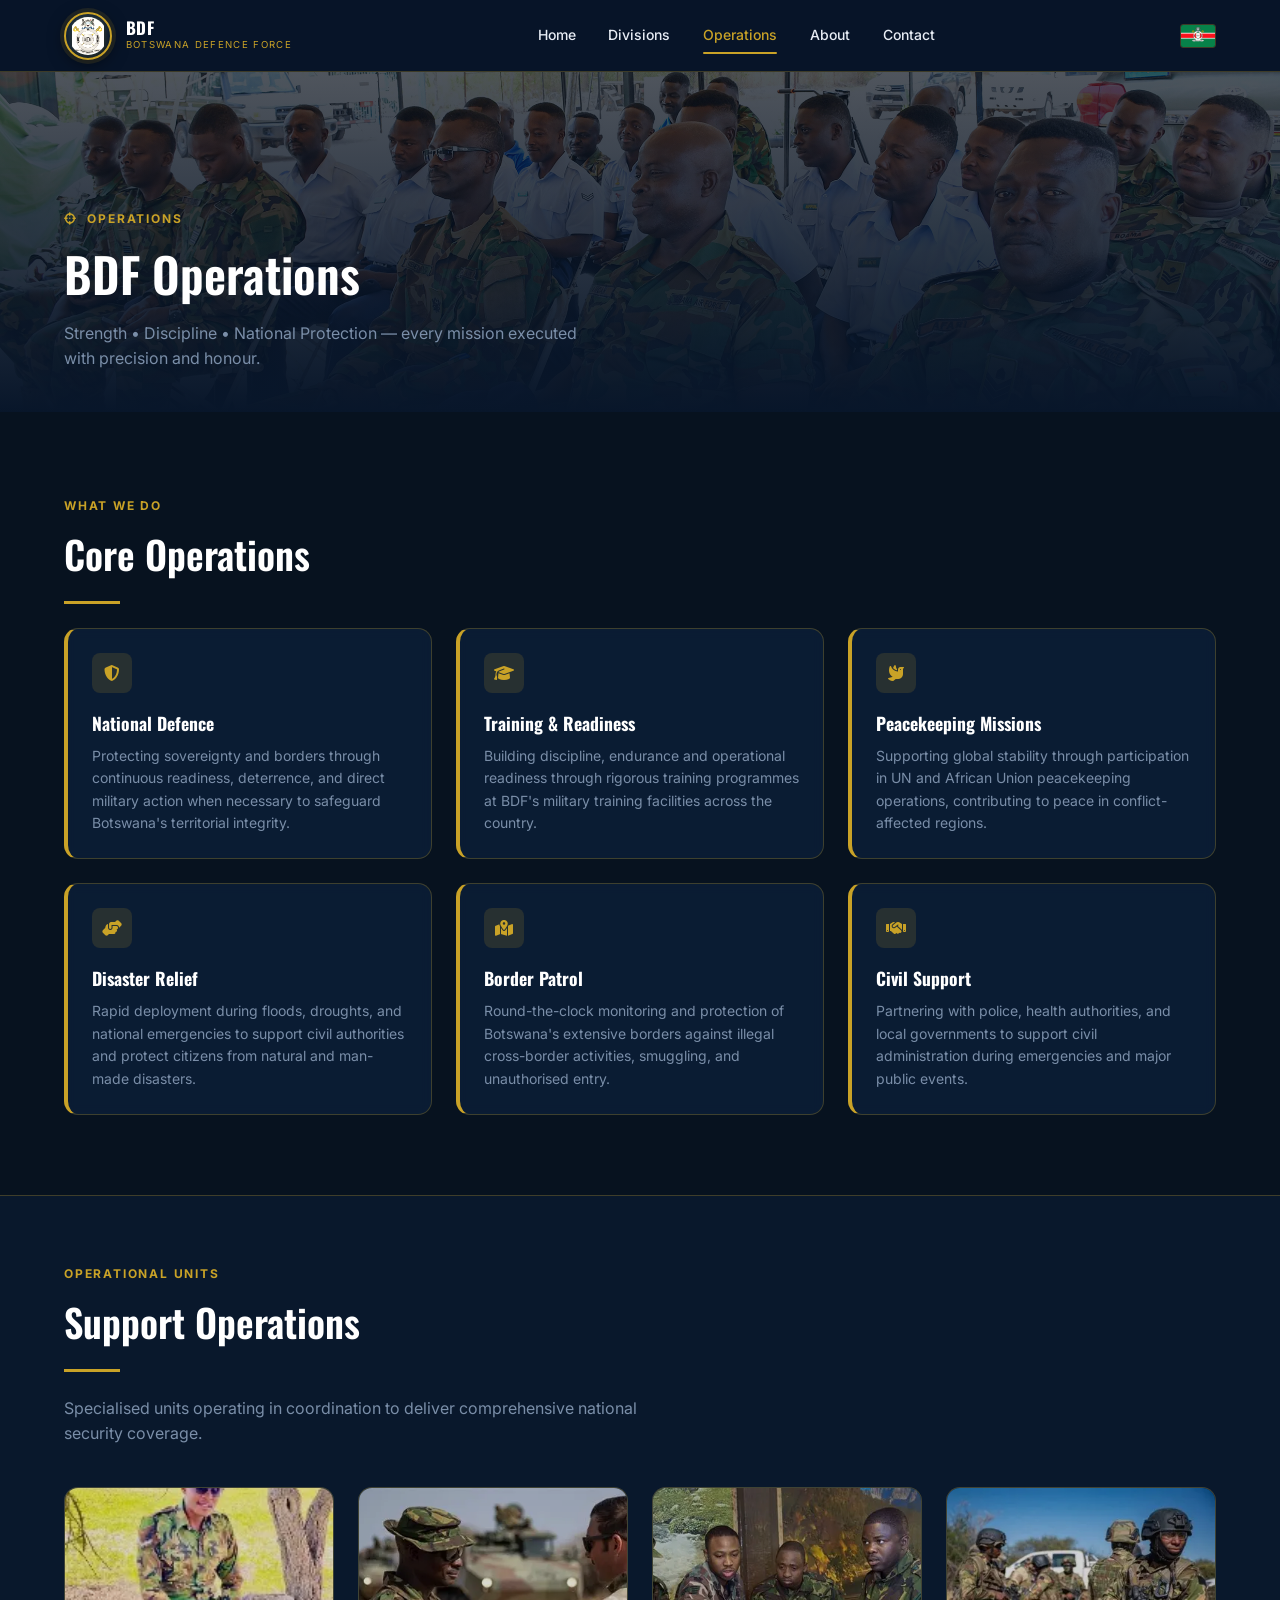
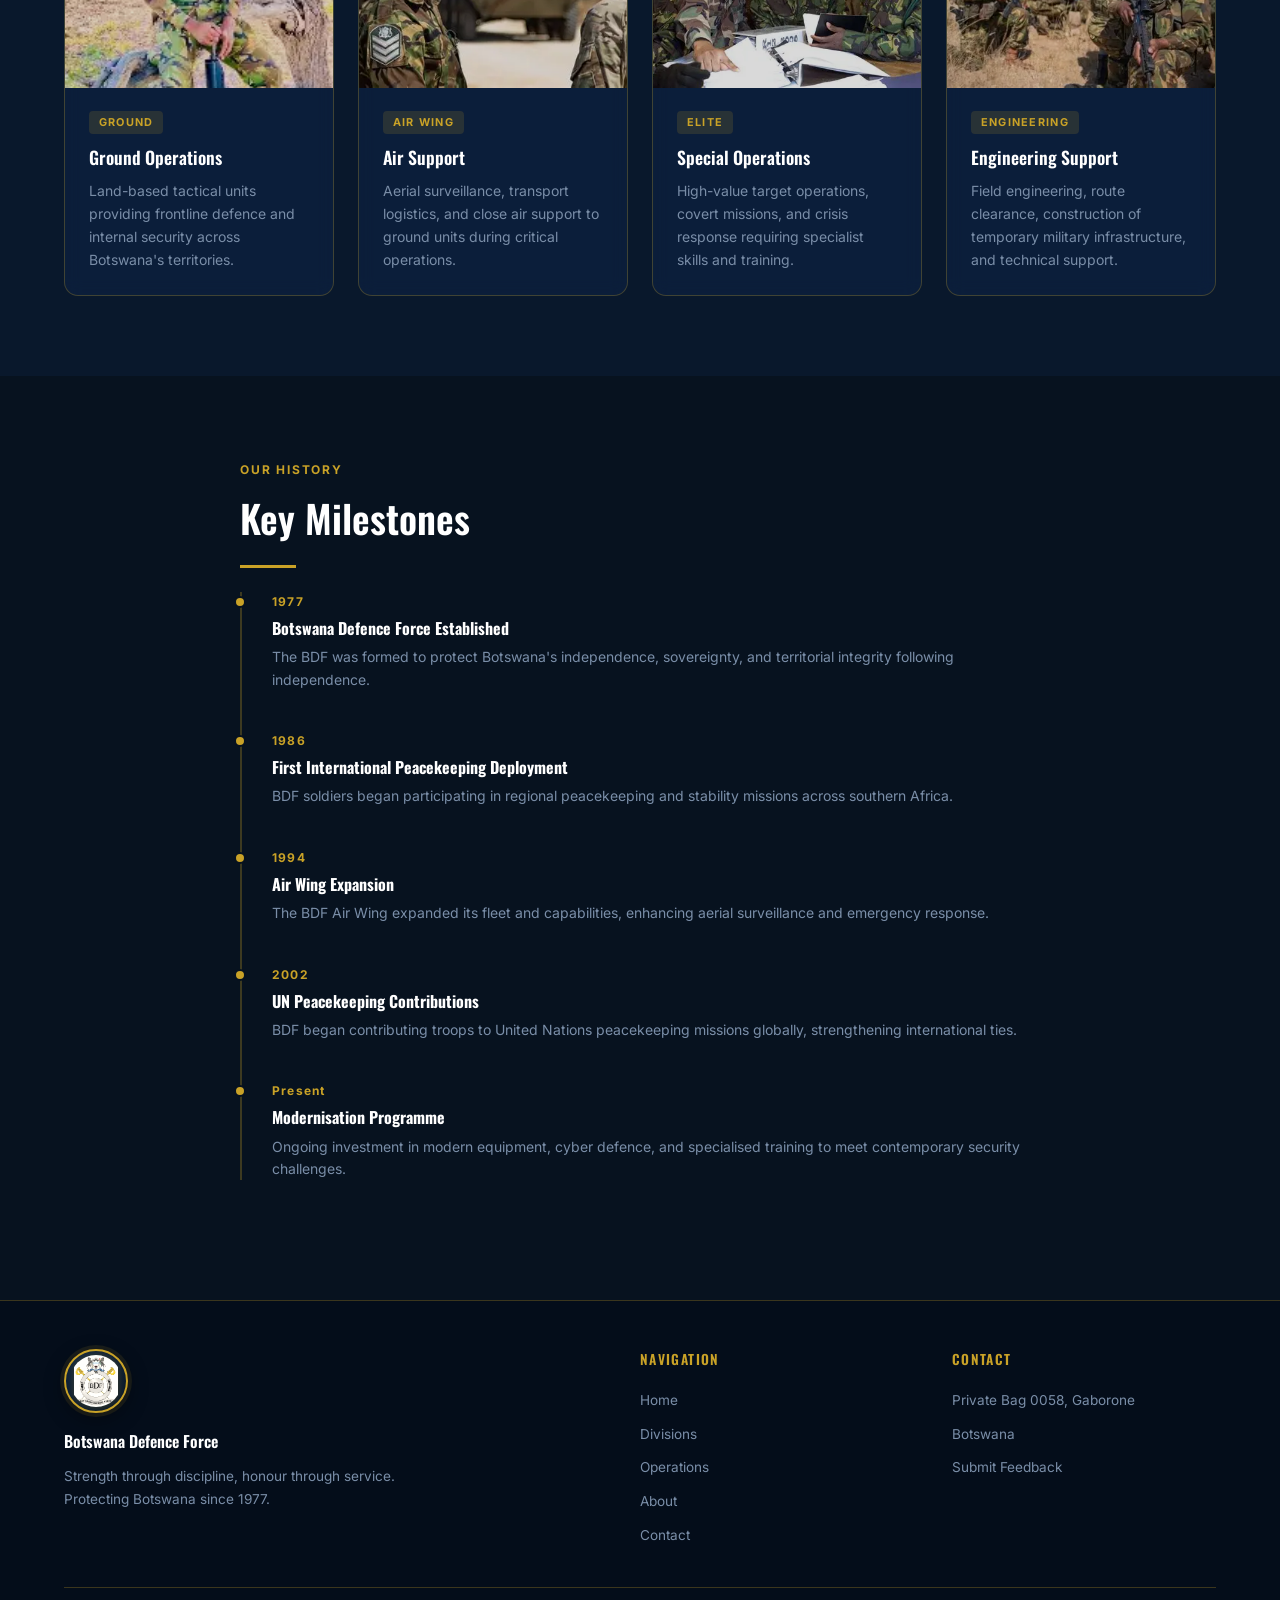
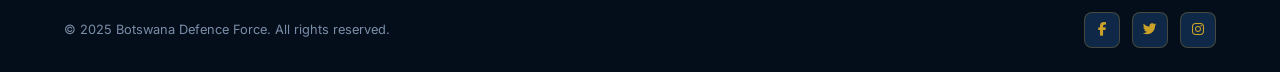
<file: Operations.html>
<!DOCTYPE html>
<html lang="en">
<head>
  <meta charset="UTF-8"/>
  <meta name="viewport" content="width=device-width, initial-scale=1.0"/>
  <meta name="description" content="Botswana Defence Force Operations — Core and support military operations protecting Botswana."/>
  <title>BDF | Operations — Botswana Defence Force</title>
  <link rel="icon" href="LOGO.webp" type="image/webp"/>
  <link rel="preconnect" href="https://fonts.googleapis.com"/>
  <link rel="preconnect" href="https://fonts.gstatic.com" crossorigin/>
  <link href="https://fonts.googleapis.com/css2?family=Inter:wght@300;400;500;600;700;800&family=Oswald:wght@400;500;600;700&display=swap" rel="stylesheet"/>
  <link rel="stylesheet" href="https://cdnjs.cloudflare.com/ajax/libs/font-awesome/6.5.0/css/all.min.css"/>
  <link rel="stylesheet" href="style.css"/>
</head>
<body>

<!-- ══ HEADER ══════════════════════════════ -->
<header class="header" id="header">
  <div class="container header-inner">
    <a href="index.html" class="brand">
      <div class="brand-logo-wrap">
        <img src="LOGO.webp" alt="BDF Logo"/>
      </div>
      <div class="brand-text">
        <span class="brand-name">BDF</span>
        <span class="brand-sub">Botswana Defence Force</span>
      </div>
    </a>
    <nav class="nav-links">
      <a href="index.html"      class="nav-link">Home</a>
      <a href="Divisions.html"  class="nav-link">Divisions</a>
      <a href="Operations.html" class="nav-link active">Operations</a>
      <a href="About.html"      class="nav-link">About</a>
      <a href="Contact.html"    class="nav-link">Contact</a>
    </nav>
    <div style="display:flex;align-items:center;gap:0.75rem;">
      <img src="FLAG.jpg" alt="Botswana Flag" class="header-flag"/>
      <button class="hamburger" id="hamburger" aria-label="Toggle navigation">
        <span></span><span></span><span></span>
      </button>
    </div>
  </div>
</header>
<nav class="mobile-menu" id="mobile-menu">
  <a href="index.html"      class="nav-link"><i class="fas fa-home" style="width:20px"></i> Home</a>
  <a href="Divisions.html"  class="nav-link"><i class="fas fa-layer-group" style="width:20px"></i> Divisions</a>
  <a href="Operations.html" class="nav-link active"><i class="fas fa-crosshairs" style="width:20px"></i> Operations</a>
  <a href="About.html"      class="nav-link"><i class="fas fa-info-circle" style="width:20px"></i> About</a>
  <a href="Contact.html"    class="nav-link"><i class="fas fa-envelope" style="width:20px"></i> Contact</a>
</nav>

<main class="page-wrapper">

  <!-- Page Hero -->
  <section class="page-hero">
    <div class="page-hero-bg" style="background-image:url('1737447399.jpg');"></div>
    <div class="page-hero-overlay"></div>
    <div class="container">
      <div class="page-hero-content">
        <span class="section-label"><i class="fas fa-crosshairs"></i> &nbsp;Operations</span>
        <h1 class="section-title" style="font-size:clamp(1.8rem,5vw,3rem);margin-bottom:0.5rem;">BDF Operations</h1>
        <p>Strength • Discipline • National Protection — every mission executed with precision and honour.</p>
      </div>
    </div>
  </section>

  <!-- Core Operations -->
  <section class="section">
    <div class="container">
      <span class="section-label">What We Do</span>
      <h2 class="section-title">Core Operations</h2>
      <div class="gold-line"></div>

      <div class="cards-grid" style="grid-template-columns:repeat(auto-fit,minmax(300px,1fr));">

        <div class="info-card">
          <div class="icon"><i class="fas fa-shield-halved"></i></div>
          <h3>National Defence</h3>
          <p>Protecting sovereignty and borders through continuous readiness, deterrence, and direct military action when necessary to safeguard Botswana's territorial integrity.</p>
        </div>

        <div class="info-card">
          <div class="icon"><i class="fas fa-graduation-cap"></i></div>
          <h3>Training &amp; Readiness</h3>
          <p>Building discipline, endurance and operational readiness through rigorous training programmes at BDF's military training facilities across the country.</p>
        </div>

        <div class="info-card">
          <div class="icon"><i class="fas fa-dove"></i></div>
          <h3>Peacekeeping Missions</h3>
          <p>Supporting global stability through participation in UN and African Union peacekeeping operations, contributing to peace in conflict-affected regions.</p>
        </div>

        <div class="info-card">
          <div class="icon"><i class="fas fa-hands-helping"></i></div>
          <h3>Disaster Relief</h3>
          <p>Rapid deployment during floods, droughts, and national emergencies to support civil authorities and protect citizens from natural and man-made disasters.</p>
        </div>

        <div class="info-card">
          <div class="icon"><i class="fas fa-map-marked-alt"></i></div>
          <h3>Border Patrol</h3>
          <p>Round-the-clock monitoring and protection of Botswana's extensive borders against illegal cross-border activities, smuggling, and unauthorised entry.</p>
        </div>

        <div class="info-card">
          <div class="icon"><i class="fas fa-handshake"></i></div>
          <h3>Civil Support</h3>
          <p>Partnering with police, health authorities, and local governments to support civil administration during emergencies and major public events.</p>
        </div>

      </div>
    </div>
  </section>

  <!-- Support Operations -->
  <section class="section" style="background:rgba(13,34,64,0.4);border-top:1px solid var(--border);padding-top:4rem;">
    <div class="container">
      <span class="section-label">Operational Units</span>
      <h2 class="section-title">Support Operations</h2>
      <div class="gold-line"></div>
      <p class="section-subtitle">Specialised units operating in coordination to deliver comprehensive national security coverage.</p>

      <div class="cards-grid">
        <div class="card">
          <img class="card-img" src="th.webp" alt="Ground Operations"/>
          <div class="card-body">
            <span class="card-tag">Ground</span>
            <h3 class="card-title">Ground Operations</h3>
            <p class="card-desc">Land-based tactical units providing frontline defence and internal security across Botswana's territories.</p>
          </div>
        </div>
        <div class="card">
          <img class="card-img" src="download.webp" alt="Air Support"/>
          <div class="card-body">
            <span class="card-tag">Air Wing</span>
            <h3 class="card-title">Air Support</h3>
            <p class="card-desc">Aerial surveillance, transport logistics, and close air support to ground units during critical operations.</p>
          </div>
        </div>
        <div class="card">
          <img class="card-img" src="BDFS.webp" alt="Special Operations"/>
          <div class="card-body">
            <span class="card-tag">Elite</span>
            <h3 class="card-title">Special Operations</h3>
            <p class="card-desc">High-value target operations, covert missions, and crisis response requiring specialist skills and training.</p>
          </div>
        </div>
        <div class="card">
          <img class="card-img" src="bdf.webp" alt="Engineering Support"/>
          <div class="card-body">
            <span class="card-tag">Engineering</span>
            <h3 class="card-title">Engineering Support</h3>
            <p class="card-desc">Field engineering, route clearance, construction of temporary military infrastructure, and technical support.</p>
          </div>
        </div>
      </div>
    </div>
  </section>

  <!-- Operational Timeline -->
  <section class="section">
    <div class="container" style="max-width:800px;">
      <span class="section-label">Our History</span>
      <h2 class="section-title">Key Milestones</h2>
      <div class="gold-line"></div>

      <div class="timeline">
        <div class="timeline-item">
          <div class="timeline-year">1977</div>
          <h4>Botswana Defence Force Established</h4>
          <p>The BDF was formed to protect Botswana's independence, sovereignty, and territorial integrity following independence.</p>
        </div>
        <div class="timeline-item">
          <div class="timeline-year">1986</div>
          <h4>First International Peacekeeping Deployment</h4>
          <p>BDF soldiers began participating in regional peacekeeping and stability missions across southern Africa.</p>
        </div>
        <div class="timeline-item">
          <div class="timeline-year">1994</div>
          <h4>Air Wing Expansion</h4>
          <p>The BDF Air Wing expanded its fleet and capabilities, enhancing aerial surveillance and emergency response.</p>
        </div>
        <div class="timeline-item">
          <div class="timeline-year">2002</div>
          <h4>UN Peacekeeping Contributions</h4>
          <p>BDF began contributing troops to United Nations peacekeeping missions globally, strengthening international ties.</p>
        </div>
        <div class="timeline-item">
          <div class="timeline-year">Present</div>
          <h4>Modernisation Programme</h4>
          <p>Ongoing investment in modern equipment, cyber defence, and specialised training to meet contemporary security challenges.</p>
        </div>
      </div>
    </div>
  </section>

</main>

<footer class="site-footer">
  <div class="container">
    <div class="footer-grid">
      <div class="footer-brand">
        <div class="footer-logo-wrap">
          <img src="LOGO.webp" alt="BDF Logo"/>
        </div>
        <div class="name">Botswana Defence Force</div>
        <p>Strength through discipline, honour through service.<br/>Protecting Botswana since 1977.</p>
      </div>
      <div class="footer-col">
        <h4>Navigation</h4>
        <ul>
          <li><a href="index.html">Home</a></li>
          <li><a href="Divisions.html">Divisions</a></li>
          <li><a href="Operations.html">Operations</a></li>
          <li><a href="About.html">About</a></li>
          <li><a href="Contact.html">Contact</a></li>
        </ul>
      </div>
      <div class="footer-col">
        <h4>Contact</h4>
        <ul>
          <li><a href="#">Private Bag 0058, Gaborone</a></li>
          <li><a href="#">Botswana</a></li>
          <li><a href="Contact.html">Submit Feedback</a></li>
        </ul>
      </div>
    </div>
    <div class="footer-bottom">
      <p>© 2025 Botswana Defence Force. All rights reserved.</p>
      <div class="social-links">
        <a href="#" aria-label="Facebook"><i class="fab fa-facebook-f"></i></a>
        <a href="#" aria-label="Twitter"><i class="fab fa-twitter"></i></a>
        <a href="#" aria-label="Instagram"><i class="fab fa-instagram"></i></a>
      </div>
    </div>
  </div>
</footer>

<script src="script.js"></script>
</body>
</html>
</file>
<file: style.css>
/* =============================================
   BDF — Botswana Defence Force
   Shared Stylesheet | Mobile-First Responsive
   ============================================= */

@import url('https://fonts.googleapis.com/css2?family=Inter:wght@300;400;500;600;700;800&family=Oswald:wght@400;500;600;700&display=swap');

/* ── RESET & ROOT ─────────────────────────── */
*, *::before, *::after {
  margin: 0; padding: 0; box-sizing: border-box;
}

:root {
  /* ── Primary Palette: Deep Navy & Gold ─── */
  --navy:       #07121f;   /* deepest background */
  --navy-mid:   #0b1d34;   /* cards / sections   */
  --navy-light: #102848;   /* elevated surfaces  */
  --navy-border:#1a3358;   /* subtle borders     */

  /* ── Accent: Botswana Gold ────────────── */
  --gold:       #c9a227;
  --gold-light: #e0b93a;
  --gold-pale:  #f0d878;
  --gold-dim:   rgba(201,162,39,0.15);

  /* ── Text Hierarchy ───────────────────── */
  --white:      #ffffff;
  --off-white:  #e8edf5;
  --text:       #c8d3e0;
  --muted:      #7a8ea8;

  /* ── Utility ──────────────────────────── */
  --border:     rgba(201,162,39,0.28);
  --shadow:     0 12px 40px rgba(0,0,0,0.55);
  --shadow-sm:  0 4px 16px rgba(0,0,0,0.35);
  --radius:     14px;
  --radius-sm:  8px;
  --transition: 0.3s cubic-bezier(0.4,0,0.2,1);
  --header-h:   72px;
}

html { scroll-behavior: smooth; }

body {
  font-family: 'Inter', sans-serif;
  background-color: var(--navy);
  color: var(--text);
  overflow-x: hidden;
  line-height: 1.6;
}

img { display: block; max-width: 100%; }
a  { text-decoration: none; color: inherit; }
ul { list-style: none; }

/* ── UTILITY ──────────────────────────────── */
.container {
  width: 90%;
  max-width: 1200px;
  margin: 0 auto;
}

.section-label {
  display: inline-block;
  font-size: 0.75rem;
  font-weight: 700;
  letter-spacing: 0.15em;
  text-transform: uppercase;
  color: var(--gold);
  margin-bottom: 0.5rem;
}

.section-title {
  font-family: 'Oswald', sans-serif;
  font-size: clamp(1.6rem, 4vw, 2.4rem);
  font-weight: 600;
  color: var(--white);
  margin-bottom: 1rem;
}

.section-subtitle {
  color: var(--muted);
  font-size: 1rem;
  max-width: 600px;
  margin-bottom: 2.5rem;
}

.gold-line {
  width: 56px; height: 3px;
  background: var(--gold);
  margin: 0.75rem 0 1.5rem;
}

.btn {
  display: inline-flex;
  align-items: center;
  gap: 0.5rem;
  padding: 0.75rem 1.75rem;
  border-radius: 6px;
  font-weight: 600;
  font-size: 0.9rem;
  cursor: pointer;
  transition: var(--transition);
  border: none;
  text-transform: uppercase;
  letter-spacing: 0.05em;
}

.btn-primary {
  background: var(--gold);
  color: var(--navy);
}
.btn-primary:hover { background: var(--gold-light); transform: translateY(-2px); }

.btn-outline {
  background: transparent;
  color: var(--gold);
  border: 2px solid var(--gold);
}
.btn-outline:hover { background: var(--gold-dim); transform: translateY(-2px); }

/* ── BACKGROUND / OVERLAY ─────────────────── */
.bg-hero {
  position: absolute;
  inset: 0;
  background-size: cover;
  background-position: center;
  background-repeat: no-repeat;
  z-index: 0;
}

.overlay {
  position: absolute;
  inset: 0;
  background: linear-gradient(135deg, rgba(8,22,42,0.92) 0%, rgba(8,22,42,0.75) 100%);
  z-index: 1;
}

.overlay-full {
  position: fixed;
  inset: 0;
  background: linear-gradient(160deg, rgba(8,22,42,0.88) 0%, rgba(8,22,42,0.70) 100%);
  z-index: -1;
}

/* ── SLIDESHOW BG ─────────────────────────── */
.bg-slideshow {
  position: fixed;
  inset: 0;
  z-index: -2;
}
.bg-slideshow img {
  position: absolute;
  inset: 0;
  width: 100%; height: 100%;
  object-fit: cover;
  opacity: 0;
  animation: bgFade 18s infinite;
}
.bg-slideshow img:nth-child(1) { animation-delay: 0s; }
.bg-slideshow img:nth-child(2) { animation-delay: 6s; }
.bg-slideshow img:nth-child(3) { animation-delay: 12s; }

@keyframes bgFade {
  0%   { opacity: 0; }
  8%   { opacity: 1; }
  33%  { opacity: 1; }
  41%  { opacity: 0; }
  100% { opacity: 0; }
}

/* ── HEADER / NAV ─────────────────────────── */
.header {
  position: fixed;
  top: 0; left: 0; right: 0;
  height: var(--header-h);
  background: rgba(8, 22, 42, 0.95);
  backdrop-filter: blur(14px);
  border-bottom: 1px solid var(--border);
  z-index: 1000;
  transition: var(--transition);
}

.header-inner {
  display: flex;
  align-items: center;
  justify-content: space-between;
  height: 100%;
}

/* Brand */
.brand {
  display: flex;
  align-items: center;
  gap: 0.85rem;
  flex-shrink: 0;
  text-decoration: none;
}

/* ── Logo oval frame ───────────────────────
   Oval clip + gold ring ties the logo into
   the navy/gold palette on any background.  */
.brand-logo-wrap {
  width: 48px;
  height: 48px;
  border-radius: 50%;                          /* perfect circle */
  border: 2px solid var(--gold);              /* gold ring */
  background: linear-gradient(145deg, #0b2240, #071626); /* dark navy fill */
  box-shadow: 0 0 0 4px rgba(201,162,39,0.12),
              0 4px 16px rgba(0,0,0,0.5);
  display: flex;
  align-items: center;
  justify-content: center;
  overflow: hidden;
  flex-shrink: 0;
  transition: var(--transition);
}
.brand-logo-wrap img {
  width: 38px;
  height: 38px;
  object-fit: contain;
  border-radius: 50%;
  /* Slight gold tint + brightness lift to blend with dark bg */
  filter: brightness(1.1) saturate(0.9) sepia(0.15) drop-shadow(0 0 4px rgba(201,162,39,0.3));
  transition: var(--transition);
}
.brand:hover .brand-logo-wrap {
  border-color: var(--gold-light);
  box-shadow: 0 0 0 6px rgba(201,162,39,0.18),
              0 6px 20px rgba(0,0,0,0.5);
}
.brand:hover .brand-logo-wrap img {
  filter: brightness(1.2) saturate(1) sepia(0.1) drop-shadow(0 0 8px rgba(201,162,39,0.5));
  transform: scale(1.05);
}
.brand-text { display: flex; flex-direction: column; }
.brand-name {
  font-family: 'Oswald', sans-serif;
  font-size: 1.05rem;
  font-weight: 700;
  color: var(--white);
  letter-spacing: 0.05em;
  line-height: 1.1;
}
.brand-sub {
  font-size: 0.6rem;
  color: var(--gold);
  letter-spacing: 0.14em;
  text-transform: uppercase;
}

/* Desktop Nav */
.nav-links {
  display: flex;
  align-items: center;
  gap: 0.25rem;
}
.nav-links a {
  padding: 0.45rem 0.9rem;
  border-radius: 6px;
  font-size: 0.875rem;
  font-weight: 500;
  color: var(--off-white);
  transition: var(--transition);
  position: relative;
}
.nav-links a::after {
  content: '';
  position: absolute;
  bottom: 0; left: 50%; right: 50%;
  height: 2px;
  background: var(--gold);
  transition: var(--transition);
  border-radius: 2px;
}
.nav-links a:hover,
.nav-links a.active { color: var(--gold); }
.nav-links a:hover::after,
.nav-links a.active::after { left: 0.9rem; right: 0.9rem; }

/* Flag in header */
.header-flag {
  width: 36px;
  height: 24px;
  object-fit: cover;
  border-radius: 3px;
  border: 1px solid var(--border);
}

/* Hamburger */
.hamburger {
  display: none;
  flex-direction: column;
  justify-content: center;
  gap: 5px;
  width: 40px;
  height: 40px;
  background: transparent;
  border: none;
  cursor: pointer;
  padding: 4px;
  border-radius: 6px;
  transition: var(--transition);
}
.hamburger span {
  display: block;
  height: 2px;
  background: var(--white);
  border-radius: 2px;
  transition: var(--transition);
}
.hamburger.open span:nth-child(1) { transform: translateY(7px) rotate(45deg); }
.hamburger.open span:nth-child(2) { opacity: 0; }
.hamburger.open span:nth-child(3) { transform: translateY(-7px) rotate(-45deg); }

/* Mobile Menu */
.mobile-menu {
  display: none;
  position: fixed;
  top: var(--header-h);
  left: 0; right: 0;
  background: rgba(8,22,42,0.98);
  backdrop-filter: blur(20px);
  border-bottom: 2px solid var(--gold);
  z-index: 999;
  flex-direction: column;
  padding: 1.5rem 1.25rem;
  gap: 0.5rem;
  animation: slideDown 0.25s ease;
}
.mobile-menu.open { display: flex; }
@keyframes slideDown { from { opacity:0; transform:translateY(-10px); } to { opacity:1; transform:translateY(0); } }
.mobile-menu a {
  display: block;
  padding: 0.85rem 1rem;
  border-radius: 8px;
  font-weight: 500;
  color: var(--off-white);
  border-left: 3px solid transparent;
  transition: var(--transition);
}
.mobile-menu a:hover,
.mobile-menu a.active {
  color: var(--gold);
  border-left-color: var(--gold);
  background: var(--gold-dim);
}

/* ── PAGE WRAPPER ─────────────────────────── */
.page-wrapper { padding-top: var(--header-h); }

/* ── HERO ─────────────────────────────────── */
.hero-section {
  position: relative;
  min-height: 100vh;
  display: flex;
  flex-direction: column;   /* stack: main area + stats bar */
  overflow: hidden;
}

.hero-main {
  flex: 1;                  /* grows to fill available height */
  display: flex;
  align-items: center;
  position: relative;
  z-index: 2;
  padding: 7rem 0 5rem;    /* top: header clearance + breathing room */
}

.hero-bg {
  position: absolute;
  inset: 0;
  background-image: url('1737447399.jpg');
  background-size: cover;
  background-position: center 30%;
  z-index: 0;
}

.hero-overlay {
  position: absolute;
  inset: 0;
  /* Desktop: gradient fades from dark-left to semi-transparent-right
     so the image is visible on the right half                       */
  background: linear-gradient(
    105deg,
    rgba(7,18,31,0.95) 0%,
    rgba(7,18,31,0.80) 40%,
    rgba(7,18,31,0.40) 100%
  );
  z-index: 1;
}

.hero-content {
  position: relative;
  z-index: 2;
  max-width: 680px;
}

.hero-badge {
  display: inline-flex;
  align-items: center;
  gap: 0.5rem;
  background: var(--gold-dim);
  border: 1px solid var(--border);
  color: var(--gold);
  font-size: 0.7rem;
  font-weight: 700;
  letter-spacing: 0.18em;
  text-transform: uppercase;
  padding: 0.45rem 1.1rem;
  border-radius: 999px;
  margin-bottom: 1.75rem;
  backdrop-filter: blur(8px);
}

.hero-title {
  font-family: 'Oswald', sans-serif;
  font-size: clamp(2rem, 5.5vw, 3.5rem);
  font-weight: 700;
  color: var(--white);
  line-height: 1.15;
  margin-bottom: 1.25rem;
}
.hero-title span { color: var(--gold); }

.hero-desc {
  font-size: clamp(0.95rem, 2vw, 1.1rem);
  color: var(--muted);
  max-width: 560px;
  margin-bottom: 2.25rem;
  line-height: 1.75;
}

.hero-actions { display: flex; gap: 1rem; flex-wrap: wrap; }

/* Hero Stats — natural flow at the bottom, no absolute positioning */
.hero-stats {
  position: relative;
  z-index: 2;
  display: grid;
  grid-template-columns: repeat(3, 1fr);
  background: rgba(7,18,31,0.92);
  backdrop-filter: blur(16px);
  border-top: 1px solid var(--border);
  flex-shrink: 0;  /* don't compress inside flex column */
}
.stat-item {
  padding: 1.75rem 2rem;
  text-align: center;
  border-right: 1px solid var(--border);
  transition: background var(--transition);
}
.stat-item:last-child { border-right: none; }
.stat-item:hover { background: rgba(201,162,39,0.08); }
.stat-num {
  font-family: 'Oswald', sans-serif;
  font-size: 2.1rem;
  font-weight: 700;
  color: var(--gold);
  line-height: 1;
  margin-bottom: 0.4rem;
}
.stat-lbl {
  font-size: 0.73rem;
  color: var(--muted);
  text-transform: uppercase;
  letter-spacing: 0.1em;
}

/* ── CARDS ────────────────────────────────── */
.cards-grid {
  display: grid;
  grid-template-columns: repeat(auto-fit, minmax(270px, 1fr));
  gap: 1.5rem;
}

.card {
  background: rgba(13,34,64,0.7);
  border: 1px solid var(--border);
  border-radius: var(--radius);
  overflow: hidden;
  transition: var(--transition);
  backdrop-filter: blur(8px);
}
.card:hover { transform: translateY(-6px); box-shadow: var(--shadow); border-color: var(--gold); }

.card-img {
  width: 100%;
  height: 200px;
  object-fit: cover;
  filter: brightness(0.85);
  transition: var(--transition);
}
.card:hover .card-img { filter: brightness(1); }

.card-body { padding: 1.25rem 1.5rem 1.5rem; }

.card-tag {
  display: inline-block;
  font-size: 0.68rem;
  font-weight: 700;
  letter-spacing: 0.12em;
  text-transform: uppercase;
  color: var(--gold);
  background: var(--gold-dim);
  border-radius: 4px;
  padding: 0.2rem 0.6rem;
  margin-bottom: 0.75rem;
}

.card-title {
  font-family: 'Oswald', sans-serif;
  font-size: 1.1rem;
  font-weight: 600;
  color: var(--white);
  margin-bottom: 0.6rem;
  line-height: 1.3;
}

.card-desc { font-size: 0.875rem; color: var(--muted); line-height: 1.65; }

/* ── INFO CARDS (no image) ────────────────── */
.info-card {
  background: rgba(13,34,64,0.65);
  border: 1px solid var(--border);
  border-left: 4px solid var(--gold);
  border-radius: var(--radius);
  padding: 1.5rem;
  transition: var(--transition);
  backdrop-filter: blur(6px);
}
.info-card:hover { transform: translateY(-4px); box-shadow: var(--shadow); }
.info-card h3 {
  font-family: 'Oswald', sans-serif;
  font-size: 1.1rem;
  color: var(--white);
  margin-bottom: 0.5rem;
}
.info-card p { font-size: 0.875rem; color: var(--muted); }
.info-card .icon {
  width: 40px; height: 40px;
  background: var(--gold-dim);
  border-radius: 8px;
  display: flex;
  align-items: center;
  justify-content: center;
  color: var(--gold);
  font-size: 1rem;
  margin-bottom: 1rem;
}

/* ── SECTION WRAPPER ──────────────────────── */
.section {
  padding: 5rem 0;
}

/* ── FORM ─────────────────────────────────── */
.form-card {
  background: rgba(13,34,64,0.85);
  border: 1px solid var(--border);
  border-top: 3px solid var(--gold);
  border-radius: var(--radius);
  padding: 2.5rem;
  max-width: 680px;
  margin: 0 auto;
  backdrop-filter: blur(10px);
}

.form-group { margin-bottom: 1.25rem; }

.form-label {
  display: block;
  font-size: 0.8rem;
  font-weight: 600;
  text-transform: uppercase;
  letter-spacing: 0.08em;
  color: var(--gold);
  margin-bottom: 0.5rem;
}

.form-control {
  width: 100%;
  padding: 0.85rem 1rem;
  background: rgba(8,22,42,0.7);
  border: 1px solid var(--border);
  border-radius: 8px;
  color: var(--white);
  font-size: 0.9rem;
  font-family: 'Inter', sans-serif;
  outline: none;
  transition: var(--transition);
}
.form-control:focus { border-color: var(--gold); background: rgba(8,22,42,0.9); box-shadow: 0 0 0 3px var(--gold-dim); }
.form-control option { background: var(--navy-mid); }

.form-row { display: grid; grid-template-columns: 1fr 1fr; gap: 1rem; }
@media(max-width:560px){ .form-row { grid-template-columns: 1fr; } }

/* ── MODAL ────────────────────────────────── */
.modal-backdrop {
  display: none;
  position: fixed;
  inset: 0;
  background: rgba(0,0,0,0.75);
  z-index: 2000;
  justify-content: center;
  align-items: center;
}
.modal-backdrop.open { display: flex; }
.modal-box {
  background: var(--navy-mid);
  border: 1px solid var(--border);
  border-top: 3px solid var(--gold);
  border-radius: var(--radius);
  padding: 2.5rem 2rem;
  text-align: center;
  max-width: 380px;
  width: 90%;
  animation: popIn 0.3s ease;
}
@keyframes popIn { from { opacity:0; transform:scale(0.9); } to { opacity:1; transform:scale(1); } }
.modal-icon { font-size: 2.5rem; color: var(--gold); margin-bottom: 1rem; }
.modal-box h2 { font-family:'Oswald',sans-serif; color:var(--white); margin-bottom:0.5rem; }
.modal-box p  { color:var(--muted); margin-bottom:1.5rem; font-size:0.9rem; }

/* ── PAGE HERO (inner pages) ──────────────── */
.page-hero {
  position: relative;
  min-height: 340px;
  display: flex;
  align-items: flex-end;
  overflow: hidden;
}
.page-hero-bg {
  position: absolute;
  inset: 0;
  background-size: cover;
  background-position: center;
  z-index: 0;
  filter: brightness(0.5);
}
.page-hero-overlay {
  position: absolute;
  inset: 0;
  background: linear-gradient(to top, rgba(8,22,42,1) 0%, rgba(8,22,42,0.4) 100%);
  z-index: 1;
}
.page-hero-content {
  position: relative;
  z-index: 2;
  padding: 3rem 0 2.5rem;
}
.page-hero-content p {
  color: var(--muted);
  font-size: 1rem;
  max-width: 540px;
}

/* ── FOOTER ───────────────────────────────── */
.site-footer {
  background: rgba(5,14,26,0.98);
  border-top: 1px solid var(--border);
  padding: 3rem 0 1.5rem;
}

.footer-grid {
  display: grid;
  grid-template-columns: 2fr 1fr 1fr;
  gap: 3rem;
  margin-bottom: 2.5rem;
}

.footer-brand .footer-logo-wrap {
  width: 64px;
  height: 64px;
  border-radius: 50%;
  border: 2px solid var(--gold);
  background: linear-gradient(145deg, #0b2240, #071626);
  box-shadow: 0 0 0 4px rgba(201,162,39,0.1),
              0 6px 20px rgba(0,0,0,0.4);
  display: flex;
  align-items: center;
  justify-content: center;
  overflow: hidden;
  margin-bottom: 1rem;
  transition: var(--transition);
}
.footer-brand .footer-logo-wrap img {
  width: 52px;
  height: 52px;
  object-fit: contain;
  border-radius: 50%;
  filter: brightness(1.1) saturate(0.9) sepia(0.12) drop-shadow(0 0 4px rgba(201,162,39,0.3));
  transition: var(--transition);
}
.footer-brand .footer-logo-wrap:hover {
  border-color: var(--gold-light);
  box-shadow: 0 0 0 6px rgba(201,162,39,0.16), 0 8px 24px rgba(0,0,0,0.5);
}
.footer-brand .name {
  font-family: 'Oswald', sans-serif;
  font-size: 1rem;
  color: var(--white);
  font-weight: 600;
}
.footer-brand p { font-size: 0.85rem; color: var(--muted); margin-top: 0.6rem; line-height: 1.7; }

.footer-col h4 {
  font-family: 'Oswald', sans-serif;
  font-size: 0.85rem;
  font-weight: 600;
  text-transform: uppercase;
  letter-spacing: 0.1em;
  color: var(--gold);
  margin-bottom: 1rem;
}
.footer-col ul { display: flex; flex-direction: column; gap: 0.5rem; }
.footer-col ul a { font-size: 0.85rem; color: var(--muted); transition: var(--transition); }
.footer-col ul a:hover { color: var(--gold); padding-left: 4px; }

.footer-bottom {
  display: flex;
  align-items: center;
  justify-content: space-between;
  border-top: 1px solid var(--border);
  padding-top: 1.5rem;
  flex-wrap: wrap;
  gap: 1rem;
}
.footer-bottom p { font-size: 0.8rem; color: var(--muted); }

.social-links { display: flex; gap: 0.75rem; }
.social-links a {
  width: 36px; height: 36px;
  display: flex;
  align-items: center;
  justify-content: center;
  border-radius: 8px;
  background: var(--navy-light);
  color: var(--gold);
  font-size: 0.85rem;
  border: 1px solid var(--border);
  transition: var(--transition);
}
.social-links a:hover { background: var(--gold); color: var(--navy); }

/* ── FEATURE STRIP ────────────────────────── */
.feature-strip {
  display: grid;
  grid-template-columns: repeat(auto-fit, minmax(200px, 1fr));
  gap: 0;
  background: rgba(13,34,64,0.8);
  border: 1px solid var(--border);
  border-radius: var(--radius);
  overflow: hidden;
  backdrop-filter: blur(8px);
}
.feature-item {
  padding: 2rem 1.5rem;
  text-align: center;
  border-right: 1px solid var(--border);
  transition: var(--transition);
}
.feature-item:last-child { border-right: none; }
.feature-item:hover { background: var(--gold-dim); }
.feature-item i { font-size: 1.75rem; color: var(--gold); margin-bottom: 0.75rem; }
.feature-item h4 { font-family:'Oswald',sans-serif; font-size:1rem; color:var(--white); margin-bottom:0.3rem; }
.feature-item p  { font-size:0.8rem; color:var(--muted); }

/* ── LEADERSHIP CARD ──────────────────────── */
.leader-card {
  background: rgba(13,34,64,0.7);
  border: 1px solid var(--border);
  border-radius: var(--radius);
  overflow: hidden;
  text-align: center;
  transition: var(--transition);
}
.leader-card:hover { transform: translateY(-6px); box-shadow: var(--shadow); }
.leader-card img {
  width: 100%; height: 220px;
  object-fit: cover; object-position: top;
  filter: grayscale(20%);
}
.leader-card-body { padding: 1.25rem; }
.leader-card-body h3 { font-family:'Oswald',sans-serif; color:var(--white); font-size:1rem; }
.leader-card-body span { font-size:0.8rem; color:var(--gold); }

/* ── TIMELINE ─────────────────────────────── */
.timeline { position: relative; padding-left: 2rem; }
.timeline::before {
  content:''; position:absolute; left:0; top:0; bottom:0;
  width:2px; background: var(--border);
}
.timeline-item { position:relative; margin-bottom:2.5rem; }
.timeline-item::before {
  content:''; position:absolute; left:-2.4rem; top:4px;
  width:12px; height:12px; border-radius:50%;
  background:var(--gold); border:2px solid var(--navy);
}
.timeline-year { font-size:0.75rem; color:var(--gold); font-weight:700; letter-spacing:0.1em; margin-bottom:0.3rem; }
.timeline-item h4 { font-family:'Oswald',sans-serif; color:var(--white); margin-bottom:0.3rem; }
.timeline-item p  { font-size:0.875rem; color:var(--muted); }

/* ── RESPONSIVE ───────────────────────────── */
@media (max-width: 1024px) {
  .footer-grid { grid-template-columns: 1fr 1fr; }
  .footer-brand { grid-column: 1 / -1; }
  .cards-grid { grid-template-columns: repeat(2, 1fr); }
}

@media (max-width: 768px) {
  :root { --header-h: 60px; }

  /* Nav */
  .hamburger  { display: flex; }
  .nav-links  { display: none; }
  .header-flag { display: none; }

  /* ── Hero: on mobile switch to top-down gradient so image
     is visible behind the content, not fully blacked out ── */
  .hero-section { min-height: 100svh; }
  .hero-main    { padding: 5rem 0 3rem; }
  .hero-title   { font-size: clamp(1.7rem, 7vw, 2.5rem) !important; }
  .hero-overlay {
    background: linear-gradient(
      to bottom,
      rgba(7,18,31,0.88) 0%,
      rgba(7,18,31,0.72) 50%,
      rgba(7,18,31,0.85) 100%
    ) !important;
  }
  .hero-stats   { grid-template-columns: 1fr; }
  .stat-item    { border-right: none; border-bottom: 1px solid var(--border); }
  .stat-item:last-child { border-bottom: none; }

  /* Cards */
  .cards-grid { grid-template-columns: 1fr; }

  /* Feature strip */
  .feature-strip { grid-template-columns: 1fr 1fr; }
  .feature-item  { border-bottom: 1px solid var(--border); }
  .feature-item:nth-child(odd) { border-right: 1px solid var(--border); }

  /* Page hero */
  .page-hero { min-height: 220px; }
  .page-hero-content { padding: 2rem 0 2rem; }

  /* ── Footer mobile ─────────────────────────── */
  .site-footer { padding: 2rem 0 1rem; }
  .footer-grid {
    grid-template-columns: 1fr;
    gap: 1.75rem;
    margin-bottom: 1.5rem;
  }
  /* Remove the 1024px span override so brand stacks normally */
  .footer-brand {
    grid-column: auto;
    text-align: center;
    display: flex;
    flex-direction: column;
    align-items: center;
  }
  .footer-brand p { text-align: center; }
  .footer-col { text-align: center; }
  .footer-col ul { align-items: center; }
  .footer-col ul a:hover { padding-left: 0; }
  .footer-bottom {
    flex-direction: column;
    align-items: center;
    text-align: center;
    gap: 1rem;
    padding-top: 1.25rem;
  }
  .social-links { justify-content: center; }

  /* Info card icon centered on mobile */
  .info-card .icon { margin: 0 auto 0.75rem; }
}

@media (max-width: 540px) {
  .section { padding: 2.5rem 0; }
  .feature-strip { grid-template-columns: 1fr; }
  .feature-item  { border-right: none !important; }
  .hero-actions  { flex-direction: column; }
  .hero-actions .btn { width: 100%; justify-content: center; }
  .form-card { padding: 1.25rem 1rem; }
  .brand-sub { display: none; }
  .stat-num  { font-size: 1.6rem; }

  /* Footer tiny screens */
  .footer-grid { gap: 1.25rem; }
  .footer-col h4 { margin-bottom: 0.6rem; }
  .footer-col ul { gap: 0.35rem; }
}
</file>
